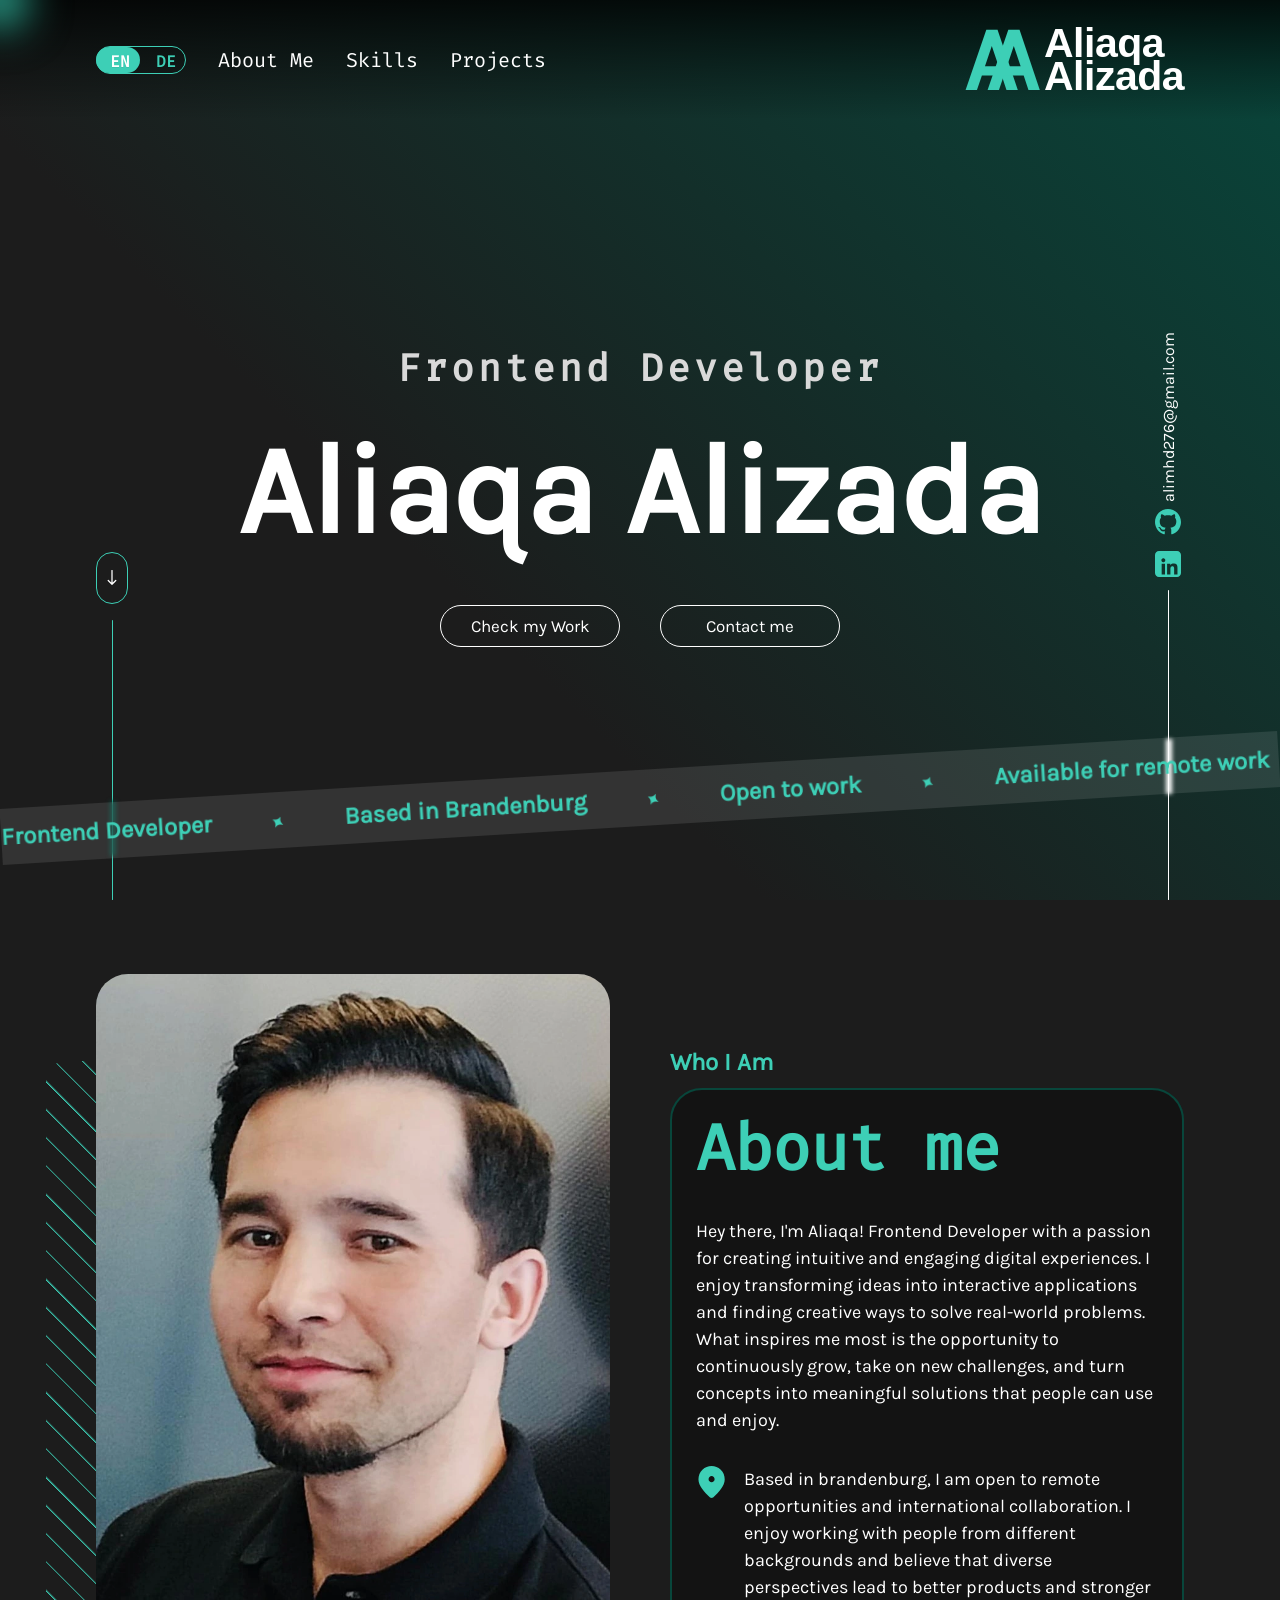
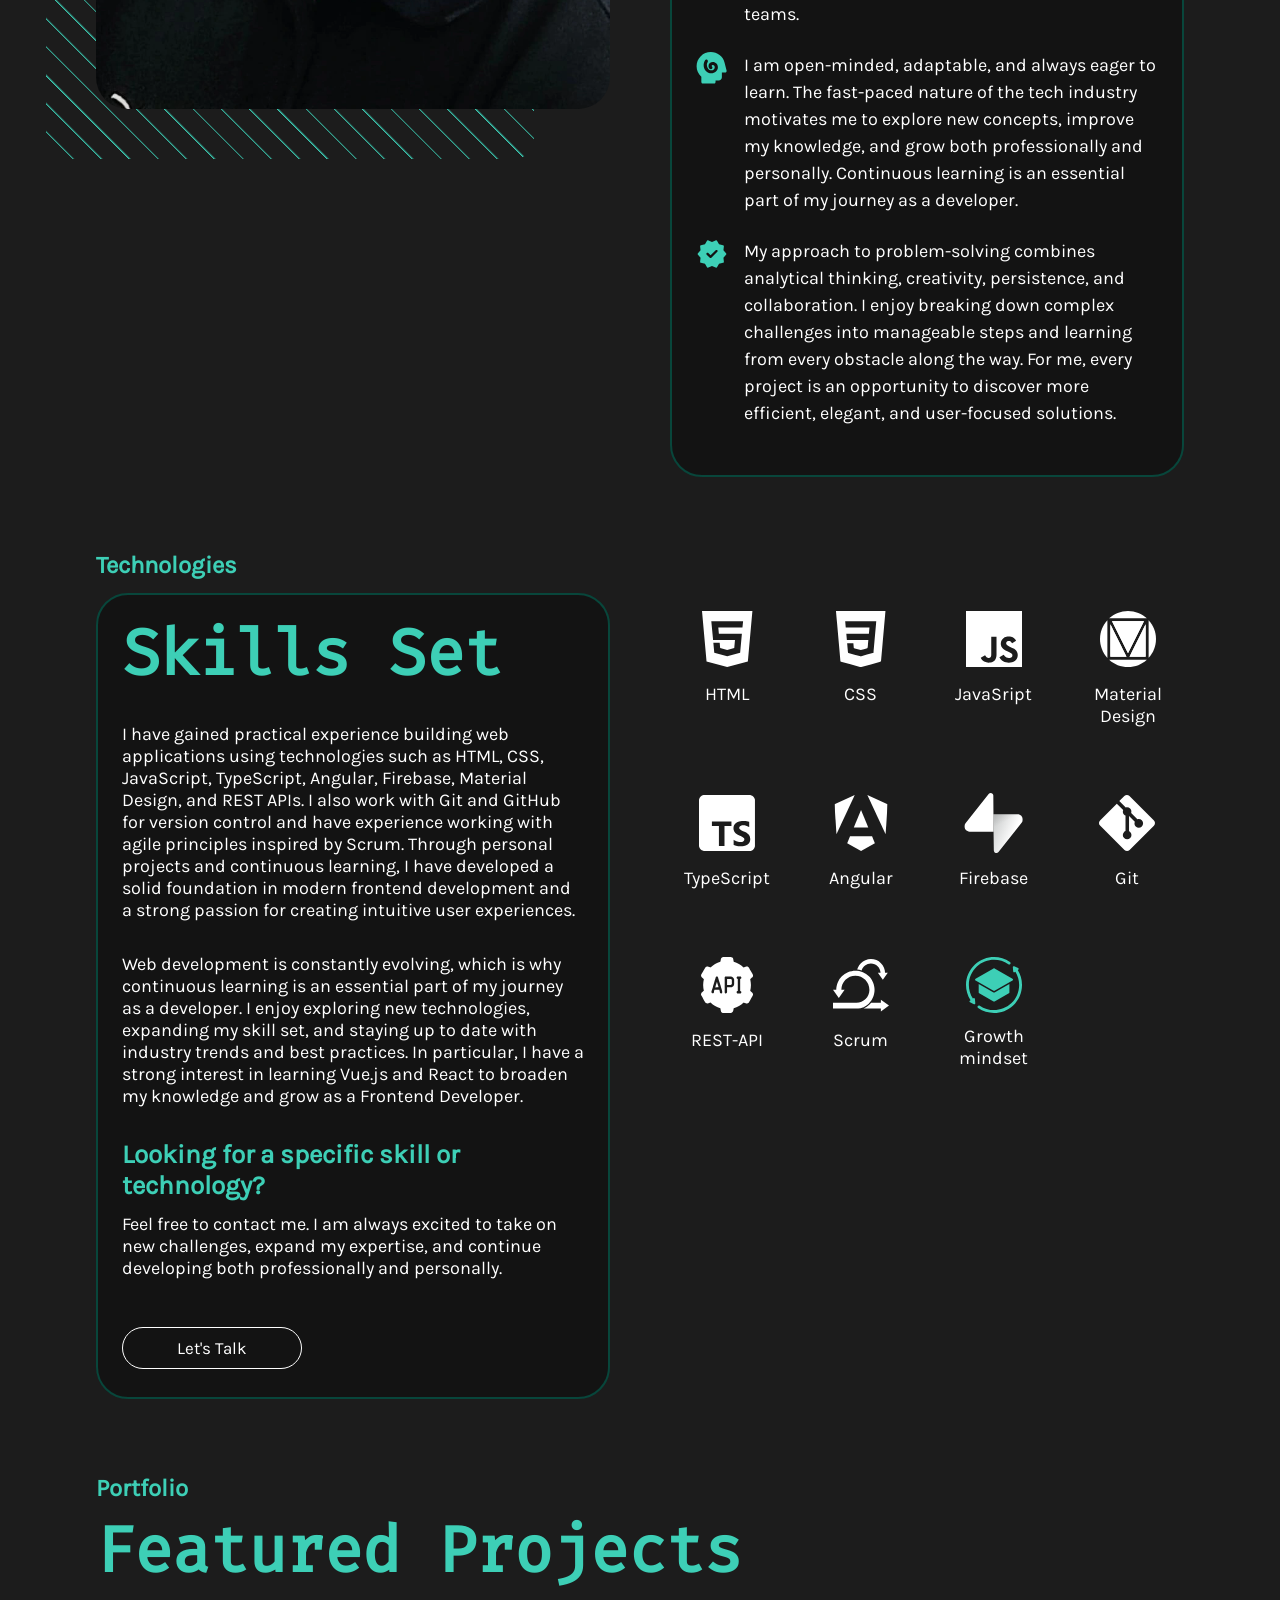
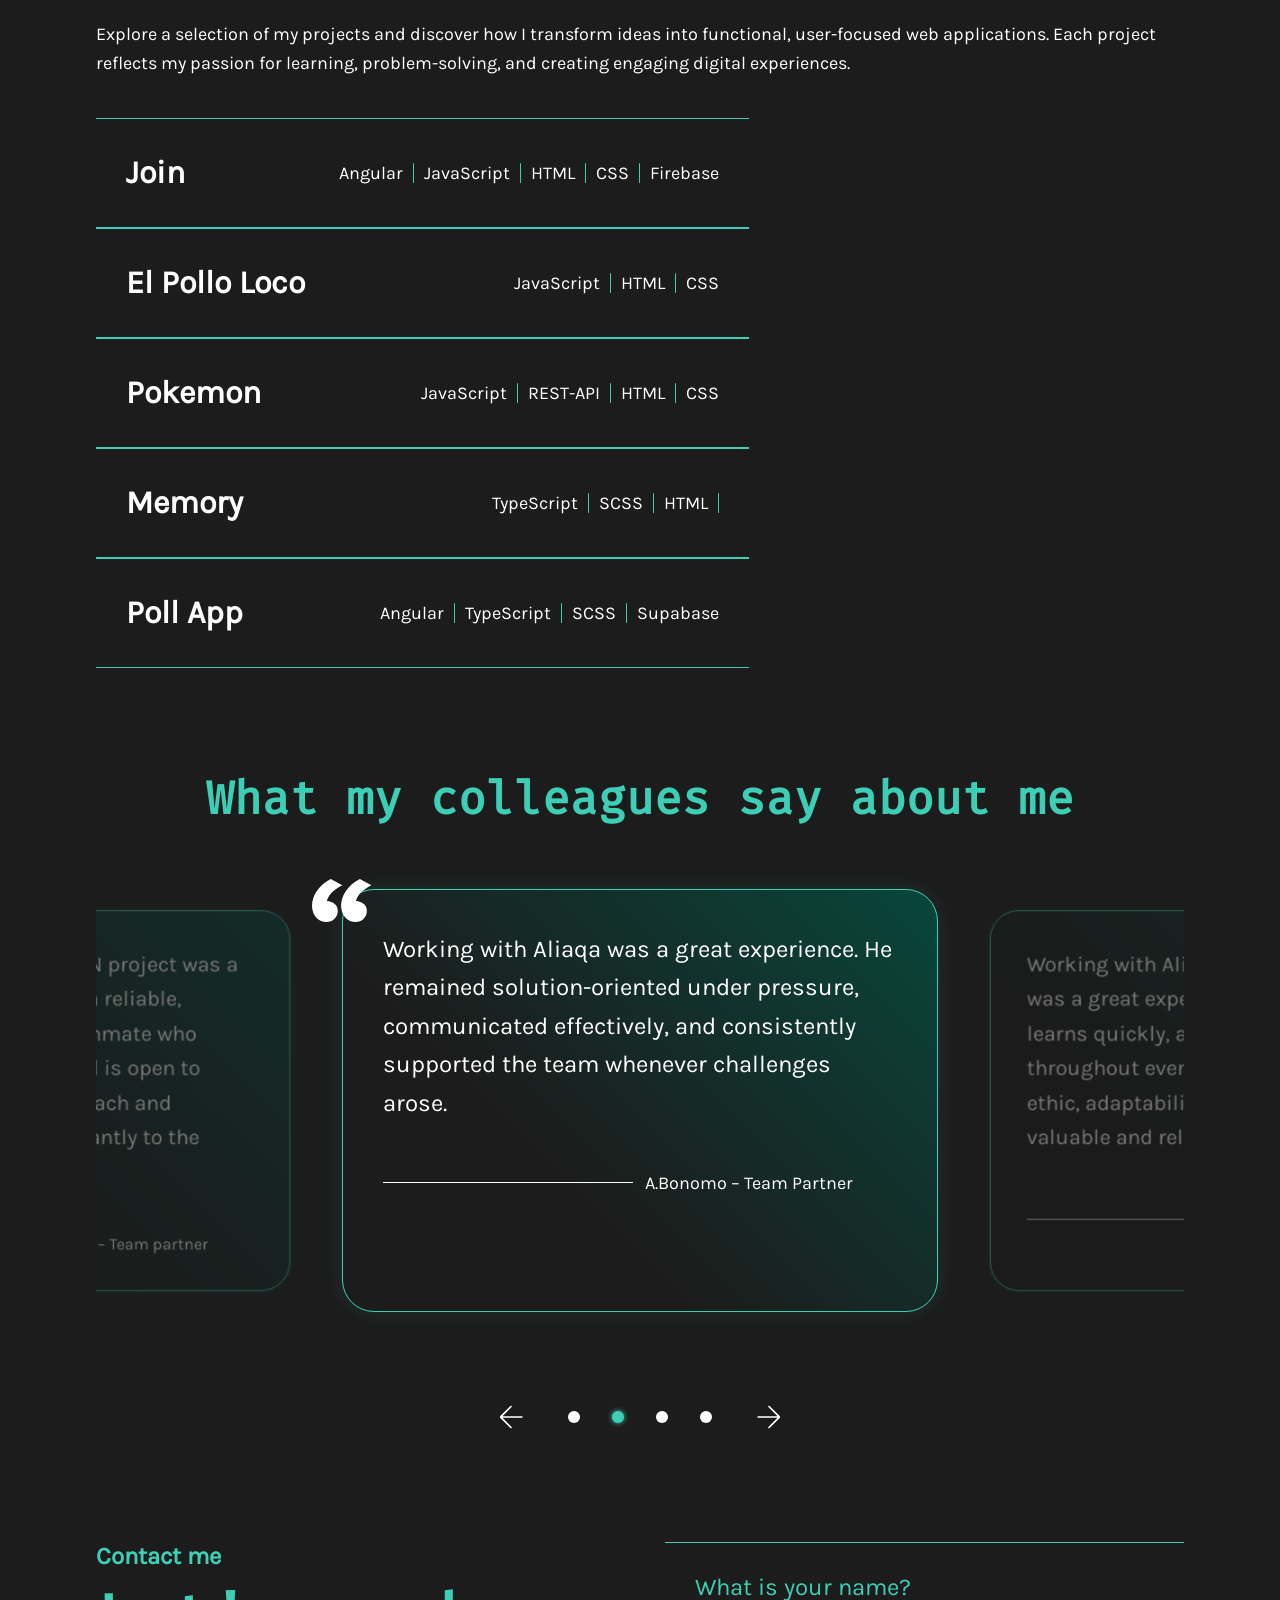
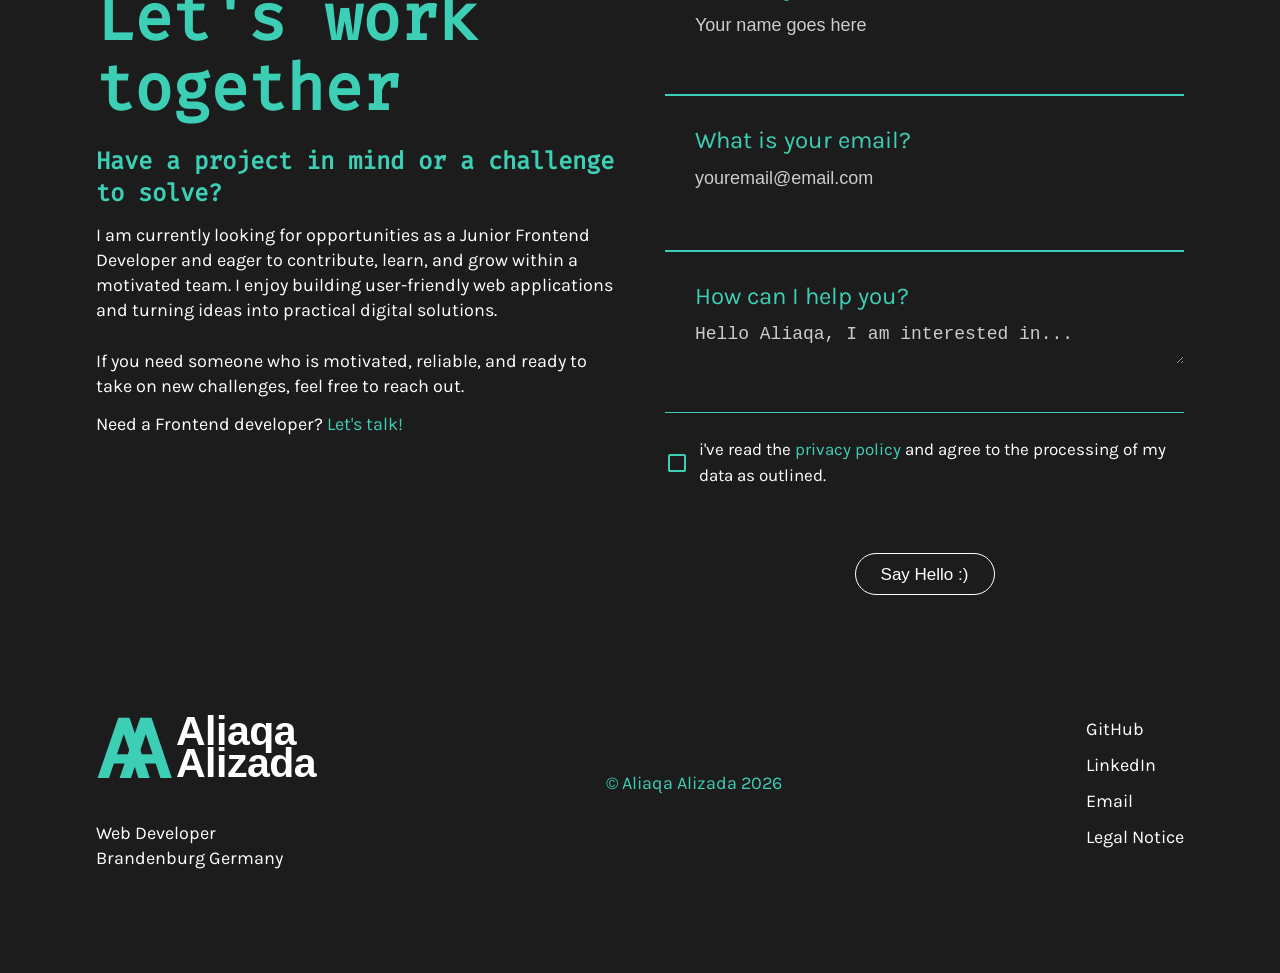
<file: index.html>
<!DOCTYPE html>
<html lang="en" id="html-root">

<head>
    <meta charset="UTF-8">
    <meta name="viewport" content="width=device-width, initial-scale=1.0">
    <title>Aliaqa Alizada | Frontend Developer Portfolio</title>
    <meta name="description"
        content="Portfolio of Aliaqa Alizada, Frontend Developer from Brandenburg Germany. Portfolio with HTML, CSS and JavaScript">
    <meta name="author" content="Aliaqa Alizada">
    <meta name="robots" content="index, follow">
    <meta property="og:title" content="Aliaqa Alizada | Frontend Developer">
    <meta name="description"
        content="Frontend Developer portfolio of Aliaqa Alizada. Projects built with HTML, CSS, JavaScript, TypeScript, Angular and Firebase.">
    <meta property="og:type" content="website">
    <meta property="og:image" content="https://aliaqa-alizada.de/assets/imgs/preview.jpg">
    <link rel="canonical" href="https://aliaqa-alizada.de/">

    <link rel="icon" type="image/svg+xml" href="assets/imgs/icons/favicon-32x32.svg">
    <link rel="stylesheet" href="style.css">
    <link rel="stylesheet" href="styles/header-hero.css">
    <link rel="stylesheet" href="styles/aboutme-technologies.css">
    <link rel="stylesheet" href="styles/cards-burger-footer.css">
    <link rel="stylesheet" href="styles/testimonial-slider.css">
    <link rel="stylesheet" href="styles/contact.css">
    <link rel="stylesheet" href="styles/projects-dialog.css">
    <link rel="stylesheet" href="styles/responsive.css">

    <script src="script/scroll-restore.js"></script>
    <script src="script/i18n.js" defer></script>
    <script src="script/projects-dialog.js" defer></script>
    <script src="script/testimonial-section.js" defer></script>

    <script src="script-core.js" defer></script>
    <script src="script-ui.js" defer></script>

</head>

<body id="main-site">
    <div class="cursor-shadow"></div>

    <header id="header" class="site-header">
        <div class="navbar-bg">
            <div class="container">
                <div id="header-nav" class="header-top">

                    <div class="header-content hidden">
                        <!-- Sprachumschalter -->
                        <div class="switch">
                            <input id="language-toggle" class="check-toggle check-toggle-round-flat" type="checkbox">
                            <label for="language-toggle"></label>
                            <span class="on">EN</span>
                            <span class="off">DE</span>
                        </div>

                        <!-- Navigation -->
                        <nav class="main-nav" aria-label="main-nav">
                            <ul>
                                <li><a href="#aboutme-container" data-i18n="nav.about">About Me</a></li>
                                <li><a href="#technologies-container" data-i18n="nav.skills">Skills</a></li>
                                <li><a href="#project" data-i18n="nav.projects">Projects</a></li>
                            </ul>
                        </nav>
                    </div>

                    <div class="logo-container hidden">
                        <div class="logo-mono">
                            <span class="first">A</span><span class="last">A</span>
                        </div>

                        <div class="logo-text-big logo-text-small">
                            <span class="logo-first">Aliaqa</span>
                            <span class="logo-last">Alizada</span>
                        </div>
                    </div>

                    <button class="burger hidden" aria-label="menu" aria-expanded="false">
                        <span></span>
                        <span></span>
                        <span></span>
                    </button>
                </div>

                <!-- Hero Bereich -->
                <section class="hero-section hidden">

                    <div class="hero-side-left">
                        <a class="scroll-btn" href="#contactForm">
                            <svg class="scroll-icon" width="16" height="24" viewBox="0 0 16 24" fill="none"
                                xmlns="http://www.w3.org/2000/svg">
                                <path d="M8 0L8 22M8 22L2 16M8 22L14 16" stroke="white" stroke-width="2"
                                    stroke-linecap="round" />
                            </svg>
                        </a>
                        <div class="vertical-line"></div>
                    </div>

                    <div class="hero-side-right">
                        <a class="mail-to" href="mailto:alimhd276@gmail.com">alimhd276@gmail.com</a>
                        <a class="mail-to-icon" href="mailto:alimhd276@gmail.com">
                            <img src="assets/imgs/icons/mail.svg" alt="mail-to-icon">
                        </a>
                        <a class="contact-icon" href="https://github.com/Ali-Alizada" target="_blank" rel="noopener">
                            <img src="assets/imgs/icons/Github.svg" alt="Github">
                        </a>
                        <a class="contact-icon" href="https://www.linkedin.com/feed/" target="_blank" rel="noopener">
                            <img src="assets/imgs/icons/Linkedin.svg" alt="Linkedin">
                        </a>
                        <div class="vertical-line-right"></div>
                    </div>

                    <div class="hero-content">
                        <p class="hero-subtitle" data-i18n="hero.subtitle">
                            Frontend Developer
                        </p>

                        <h1>Aliaqa Alizada</h1>

                        <div class="hero-buttons">

                            <a href="#project" class="marquee-btn">
                                <div class="marquee-track">
                                    <span data-i18n="hero.btnWork">Check my Work</span>
                                    <span data-i18n="hero.btnWork">Check my Work</span>
                                </div>
                            </a>

                            <a href="#contactForm" class="marquee-contact">
                                <div class="marquee-track">
                                    <span data-i18n="hero.btnContact">Contact me</span>
                                    <span data-i18n="hero.btnContact">Contact me</span>
                                </div>
                            </a>
                        </div>
                    </div>

                </section>

                <div class="diagonal-banner">

                    <div class="banner-track">
                        <span data-i18n="banner.role">Frontend Developer</span>
                        <span class="star">✦</span>
                        <span data-i18n="banner.location">Based in Brandenburg</span>
                        <span class="star">✦</span>
                        <span data-i18n="banner.open">Open to work</span>
                        <span class="star">✦</span>
                        <span data-i18n="banner.remote">Available for remote work</span>
                        <span class="star">✦</span>
                        <span data-i18n="banner.role">Frontend Developer</span>
                        <span class="star">✦</span>
                        <span data-i18n="banner.location">Based in Brandenburg</span>
                        <span class="star">✦</span>
                        <span data-i18n="banner.open">Open to work</span>
                        <span class="star">✦</span>
                        <span data-i18n="banner.remote">Available for remote work</span>
                        <span class="star">✦</span>
                        <span data-i18n="banner.role">Frontend Developer</span>
                        <span class="star">✦</span>
                        <span data-i18n="banner.location">Based in Brandenburg</span>
                        <span class="star">✦</span>
                        <span data-i18n="banner.open">Open to work</span>
                        <span class="star">✦</span>
                        <span data-i18n="banner.remote">Available for remote work</span>
                        <span class="star">✦</span>
                        <span data-i18n="banner.role">Frontend Developer</span>
                        <span class="star">✦</span>
                        <span data-i18n="banner.location">Based in Brandenburg</span>
                        <span class="star">✦</span>
                        <span data-i18n="banner.open">Open to work</span>
                        <span class="star">✦</span>
                        <span data-i18n="banner.remote">Available for remote work</span>
                        <span class="star">✦</span>
                    </div>
                </div>

            </div>

        </div>

    </header>

    <main>
        <div id="aboutme-container"></div>

        <div id="technologies-container"></div>

        <section id="project" class="featured-projects hidden">
            <span class="section-title" data-i18n="projects.label">Portfolio</span>
            <div class="text-contianer">
                <h2 class="title" data-i18n="projects.heading">Featured Projects</h2>
                <p class="tech-description" data-i18n="projects.description">Explore a selection of my projects and
                    discover how I transform ideas into functional, user-focused web applications. <br>Each project
                    reflects my passion for learning, problem-solving, and creating engaging digital experiences.</p>
            </div>

            <div class="projects-container">

                 <!-- Dilaog-1 -->

                <div class="project-card" onclick="openDialog('joinDialog')">
                    <div class="project-content hidden">
                        <div class="project-title">
                            <p>Join</p>
                            <span class="arrow-icon">
                                <img src="assets/imgs/icons/arrow_outward.svg" alt="arrow-icon">
                            </span>
                        </div>

                        <div class="contect-left">
                            <p>Angular</p>
                            <div class="project-vertical-line"></div>
                            <p>JavaScript</p>
                            <div class="project-vertical-line"></div>
                            <p>HTML</p>
                            <div class="project-vertical-line"></div>
                            <p>CSS</p>
                            <div class="project-vertical-line"></div>
                            <p>Firebase</p>
                        </div>
                    </div>

                    <!-- Hover Image -->
                    <div class="join-project-preview">
                        <img src="assets/imgs/Join02.png.webp" alt="Join-Project">
                    </div>

                </div>

                 <!-- Dilaog-2 -->
                <div class="project-card" onclick="openDialog('elPolloLocoDialog')">

                    <div class="project-content hidden">

                        <div class="project-title">
                            <p>El Pollo Loco</p>
                            <span class="arrow-icon">
                                <img src="assets/imgs/icons/arrow_outward.svg" alt="arrow-icon">
                            </span>
                        </div>

                        <div class="contect-left">
                            <p>JavaScript</p>
                            <div class="project-vertical-line"></div>
                            <p>HTML</p>
                            <div class="project-vertical-line"></div>
                            <p>CSS</p>
                        </div>

                    </div>

                    <!-- Hover Image -->
                    <div class="el-project-preview">
                        <img src="assets/imgs/el-pollo-loco.webp" alt="Join Project">
                    </div>

                </div>

                <!-- Dilaog-3 -->
                <div class="project-card" onclick="openDialog('bubbleDialog')">
                    <div class="project-content hidden">

                        <div class="project-title">
                            <p>Pokemon</p>
                            <span class="arrow-icon">
                                <img src="assets/imgs/icons/arrow_outward.svg" alt="arrow-icon">
                            </span>
                        </div>

                        <div class="contect-left">
                            <p>JavaScript</p>
                            <div class="project-vertical-line"></div>
                            <p>REST-API</p>
                           <div class="project-vertical-line"></div>
                            <p>HTML</p>
                            <div class="project-vertical-line"></div>
                            <p>CSS</p>
                        </div>

                    </div>

                    <!-- Hover Image -->
                    <div class="bubble-project-preview">
                        <img src="assets/imgs/Pokemon-start.webp" alt="Pokemon project">
                    </div>

                </div>

                 <!-- Dilaog-4 -->
                <div class="project-card" onclick="openDialog('memoryDialog')">
                    <div class="project-content hidden">

                        <div class="project-title">
                            <p>Memory</p>
                            <span class="arrow-icon">
                                <img src="assets/imgs/icons/arrow_outward.svg" alt="arrow-icon">
                            </span>
                        </div>

                        <div class="contect-left">
                            <p>TypeScript</p>
                            <div class="project-vertical-line"></div>
                            <p>SCSS</p>
                           <div class="project-vertical-line"></div>
                            <p>HTML</p>
                            <div class="project-vertical-line"></div>
                        </div>

                    </div>

                    <!-- Hover Image -->
                    <div class="bubble-project-preview">
                        <img src="assets/imgs/Memory1.png" alt="Memory project">
                    </div>

                </div>

                 <!-- Dilaog-5 -->
                <div class="project-card" onclick="openDialog('pollappDialog')">
                    <div class="project-content hidden">

                        <div class="project-title">
                            <p>Poll App</p>
                            <span class="arrow-icon">
                                <img src="assets/imgs/icons/arrow_outward.svg" alt="arrow-icon">
                            </span>
                        </div>

                        <div class="contect-left">
                            <p>Angular</p>
                            <div class="project-vertical-line"></div>
                            <p>TypeScript</p>
                           <div class="project-vertical-line"></div>
                            <p>SCSS</p>
                            <div class="project-vertical-line"></div>
                            <p>Supabase</p>
                        </div>

                    </div>

                    <!-- Hover Image -->
                    <div class="bubble-project-preview">
                        <img src="assets/imgs/pollApp.png" alt="PollApp project">
                    </div>

                </div>

            </div>

        </section>
        <!-- Testimonial Slider  -->
        <div id="testimonial-container"></div>

        <!-- Section: Contact -->
        <section id="contactForm" class="contactme">
            <div class="contact-wrapper hidden">

                <div class="text-container">
                    <span class="section-title" data-i18n="contact.label">Contact me</span>

                    <div class="contact-header">
                        <h2 data-i18n="contact.heading">Let's work <br> together</h2>
                    </div>

                    <div>
                        <p class="title" data-i18n="contact.problem">Have a project in mind or a challenge to solve?</p>
                        <p class="contact-motivation" data-i18n="contact.motivation">I am currently looking for
                            opportunities as a Junior Frontend Developer and eager to contribute, learn, and grow within
                            a motivated team. I enjoy building user-friendly web applications and turning ideas into
                            practical digital solutions.<br><br>

                            If you need someone who is motivated, reliable, and ready to take on new challenges, feel
                            free to reach out.</p>

                        <p class="question-text"><span data-i18n="contact.question">Need a Frontend
                                developer?</span><span data-i18n="contact.questionSpan" class="talk">Let's talk!</span>
                        </p>
                    </div>

                </div>

                <div class="contact-form">
                    <form class="form-content" novalidate>

                        <div class="name">
                            <label for="username" data-i18n="form.nameLabel">What is your name?</label>
                            <input type="text" id="username" name="name" placeholder="Your name goes here"
                                data-i18n-placeholder="form.namePlaceholder">
                            <div class="error-message" id="error-username"></div>
                        </div>

                        <div class="email">
                            <label for="useremail" data-i18n="form.emailLabel">What is Your email?</label>
                            <input type="text" id="useremail" name="email" placeholder="youremail@email.com"
                                inputmode="email" autocomplete="email" data-i18n-placeholder="form.emailPlaceholder">
                            <div class="error-message" id="error-email"></div>
                        </div>

                        <div class="textarea">
                            <label for="usertextarea" data-i18n="form.messageLabel">How can i help you?</label>
                            <textarea id="usertextarea" name="message" placeholder="Hello Aliaqa, I am interested in..."
                                data-i18n-placeholder="form.messagePlaceholder"></textarea>
                            <div class="error-message" id="error-textarea"></div>
                        </div>

                        <div class="privacy-policy">
                            <div>
                                <img id="checkbox" src="assets/imgs/icons/checkbox-unchecked.svg" alt="checkbox-icon">
                                <p><span data-i18n="form.privacy">i've read the </span><a
                                        href="html/privacy-policy.html" data-i18n="form.privacyLink">privacy
                                        policy</a><span data-i18n="form.privacySuffix"> and agree to the processing of
                                        my data as outlined.</span></p>
                            </div>

                            <div class="error-message" id="error-policy"></div>

                        </div>
                        <div class="button hidden">
                            <button type="submit" class="marquee-submit">
                                <div class="marquee-track">
                                    <span data-i18n="form.submit">Say Hello :)</span>
                                    <span data-i18n="form.submit">Say Hello :)</span>
                                </div>
                            </button>
                        </div>

                    </form>

                </div>
            </div>
            <div id="successOverlay" class="overlay">
                <div class="overlay-content">
                    <p data-i18n="form.successMsg">Message sent successfully!</p>
                </div>
            </div>

        </section>

    </main>

    <footer>

        <div class="footer-wrapper">
            <div class="footer-content">
                <div class="logo-and-bannertext">

                    <a class="footer-logo-container" href="#header">
                        <div class="logo-container">
                            <div class="logo-mono">
                                <span class="first">A</span><span class="last">A</span>
                            </div>

                            <div class="logo-text-big">
                                <span class="logo-first">Aliaqa</span>
                                <span class="logo-last">Alizada</span>
                            </div>
                        </div>
                    </a>
                    <p class="banner" data-i18n="footer.banner">Web Developer<br>Brandenburg Germany</p>
                </div>
                <p class="cpoy-right">&copy; Aliaqa Alizada 2026</p>
                <div class="links">
                    <a href="https://github.com/Ali-Alizada" target="_blank" rel="noopener">GitHub</a>
                    <a href="https://www.linkedin.com/feed/" target="_blank" rel="nofollow">LinkedIn</a>
                    <a href="mailto:alimhd276@gmail.com">Email</a>
                    <a href="html/legal-notice.html" data-i18n="legal.title">Legal Notice</a>
                </div>
            </div>
        </div>

    </footer>
    <!-- Dialog Container -->
    <div id="dialogs"></div>
</body>
</html>
</file>
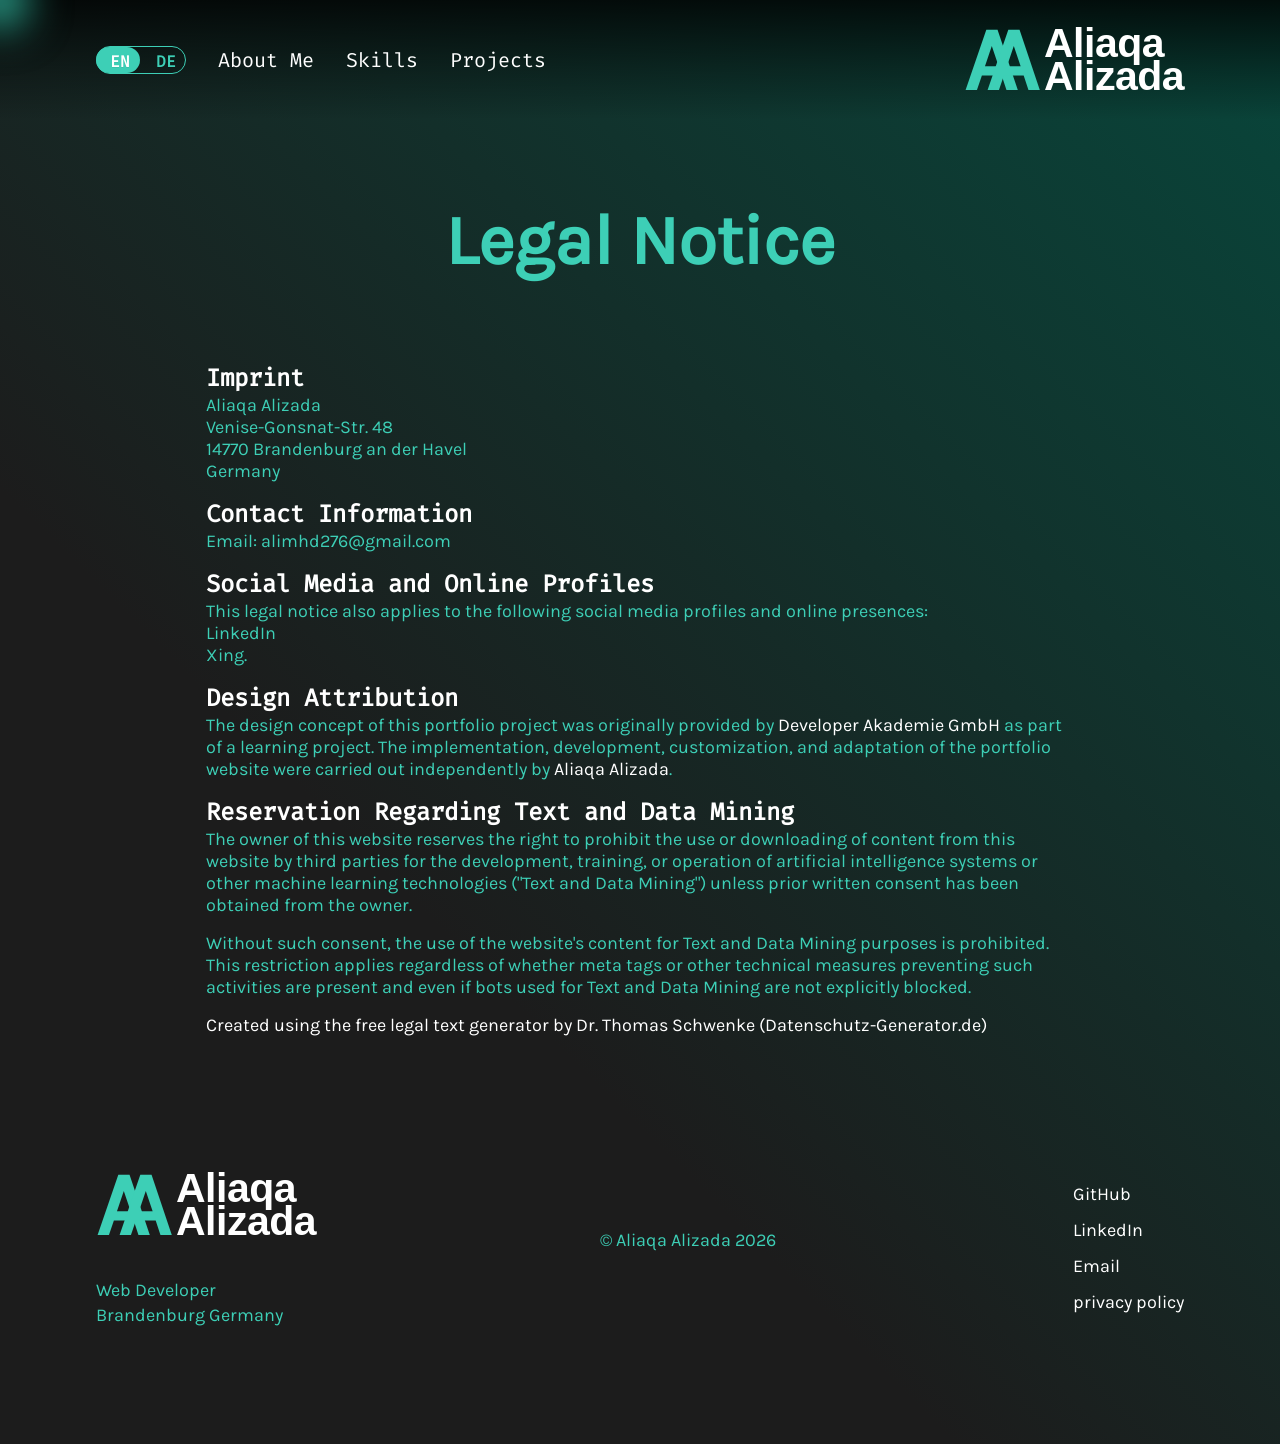
<file: html/legal-notice.html>
<!DOCTYPE html>
<html lang="en" id="html-root">

<head>
    <meta charset="UTF-8">
    <meta name="viewport" content="width=device-width, initial-scale=1.0">
    <title>Legal Notice | Aliaqa Alizada</title>
    <meta name="description" content="Legal Notice">
    <meta name="robots" content="noindex, follow">
    <link rel="icon" type="image/svg+xml" href="../assets/imgs/icons/favicon-32x32.svg">
    <link rel="stylesheet" href="../style.css">
    <link rel="stylesheet" href="../styles/header-hero.css">
    <link rel="stylesheet" href="../styles/aboutme-technologies.css">
    <link rel="stylesheet" href="../styles/cards-burger-footer.css">
    <link rel="stylesheet" href="../styles/testimonial-slider.css">
    <link rel="stylesheet" href="../styles/contact.css">
    <link rel="stylesheet" href="../styles/projects-dialog.css">
    <link rel="stylesheet" href="../styles/responsive.css">
    <link rel="stylesheet" href="../styles/legal-notice.css">
    <script src="../script/i18n.js" defer></script>
    <script src="../script-core.js" defer></script>
    <script src="../script-ui.js" defer></script>
</head>

<body>
    <div class="cursor-shadow"></div>

    <div class="page-wrapper">
        <header id="header" class="site-header-legal">
            <div class="navbar-bg">
                <div class="container">
                    <div class="header-top">

                        <div class="header-content hidden">
                            <!-- Sprachumschalter -->
                            <div class="switch">
                                <input id="language-toggle" class="check-toggle check-toggle-round-flat"
                                    type="checkbox">
                                <label for="language-toggle"></label>
                                <span class="on">EN</span>
                                <span class="off">DE</span>
                            </div>

                            <!-- Navigation -->
                            <nav class="main-nav" aria-label="main-nav">
                                <ul>
                                    <li><a href="../index.html#aboutme-container" data-i18n="nav.about">About Me</a>
                                    </li>
                                    <li><a href="../index.html#technologies-container" data-i18n="nav.skills">Skills</a>
                                    </li>
                                    <li><a href="../index.html#project" data-i18n="nav.projects">Projects</a></li>
                                </ul>
                            </nav>
                        </div>

                        <a class="logo-container-legal" href="../#header-nav">
                            <div class="logo-container hidden">
                                <div class="logo-mono">
                                    <span class="first">A</span><span class="last">A</span>
                                </div>

                                <div class="logo-text-big logo-text-small">
                                    <span class="logo-first">Aliaqa</span>
                                    <span class="logo-last">Alizada</span>
                                </div>
                            </div>
                        </a>

                        <button class="burger hidden" aria-label="menu" aria-expanded="false">
                            <span></span>
                            <span></span>
                            <span></span>
                        </button>
                    </div>
                </div>
            </div>
        </header>
        <!-- hero section -->

        <main class="main-container hidden">

            <section>
                <div class="hero-title hidden">
                    <h1 data-i18n="legal.title">Legal Notice</h1>
                </div>
                <a class="arrow-left hidden" href="../index.html"><img class="hidden"
                        src="../assets/imgs/icons/arrow-Left-white.svg" alt="left-icon">
                </a>

                <h2 data-i18n="legal.imprint">Imprint</h2>
                <p>
                    Aliaqa Alizada<br>
                    Venise-Gonsnat-Str. 48<br>
                    14770 Brandenburg an der Havel<br>
                    Germany
                </p>

                <h2 data-i18n="legal.contactInfo">Contact Information</h2>
                <p>Email:
                    <a class="mail" href="mailto:alimhd276@gmail.com">alimhd276@gmail.com</a> <br>
                </p>

                <h2 data-i18n="legal.socialMedia">Social Media and Online Profiles</h2>
                <p data-i18n="legal.socialMediaDesc">This legal notice also applies to the following social media
                    profiles
                    and online presences: <br> LinkedIn
                    <br>Xing uzw.</p>

                <h2 data-i18n="legal.designAttr">Design Attribution</h2>
                <p data-i18n="legal.designAttrDesc">
                    The design concept of this portfolio project was originally provided by <a
                        href="https://developerakademie.com/" target="_blank" rel="noopener">Developer Akademie GmbH</a>
                    as
                    part
                    of a learning project.
                    The implementation, development, customization, and adaptation of the portfolio website were carried
                    out
                    independently by <span>Aliaqa Alizada</span>.
                </p>

                <h2 data-i18n="legal.mining">Reservation Regarding Text and Data Mining</h2>
                <p data-i18n="legal.miningDesc1">
                    The owner of this website reserves the right to prohibit the use or downloading of content from this
                    website by third parties for the development, training, or operation of artificial intelligence
                    systems
                    or other machine learning technologies ("Text and Data Mining") unless prior written consent has
                    been
                    obtained from the owner.
                </p>

                <p data-i18n="legal.miningDesc2">
                    Without such consent, the use of the website's content for Text and Data Mining purposes is
                    prohibited.
                    This restriction applies regardless of whether meta tags or other technical measures preventing such
                    activities are present and even if bots used for Text and Data Mining are not explicitly blocked.
                </p>

                <p class="seal">
                    <a href="https://datenschutz-generator.de/" target="_blank" rel="noopener noreferrer nofollow"
                        data-i18n="legal.generator">
                        Created using the free legal text generator by Dr. Thomas Schwenke (Datenschutz-Generator.de)
                    </a>
                </p>

            </section>

        </main>
        <footer>

            <div class="footer-wrapper">
                <div class="footer-content">
                    <div class="logo-and-bannertext">
                        <a class="footer-logo-container" href="#header">
                            <div class="logo-container">
                                <div class="logo-mono">
                                    <span class="first">A</span><span class="last">A</span>
                                </div>

                                <div class="logo-text-big">
                                    <span class="logo-first">Aliaqa</span>
                                    <span class="logo-last">Alizada</span>
                                </div>
                            </div>
                        </a>
                        <p class="banner" data-i18n="footer.banner">Web Developer<br>Brandenburg Germany</p>
                    </div>

                    <p class="cpoy-right">&copy; Aliaqa Alizada 2026</p>

                    <div class="links">
                        <a href="https://github.com/Ali-Alizada" target="_blank" rel="noopener">GitHub</a>
                        <a href="">LinkedIn</a>
                        <a href="mailto:alimhd276@gmail.com">Email</a>
                        <a href="privacy-policy.html" data-i18n="form.privacyLink">Privacy Policy</a>
                    </div>
                </div>
            </div>

        </footer>

    </div>
</body>

</html>
</file>
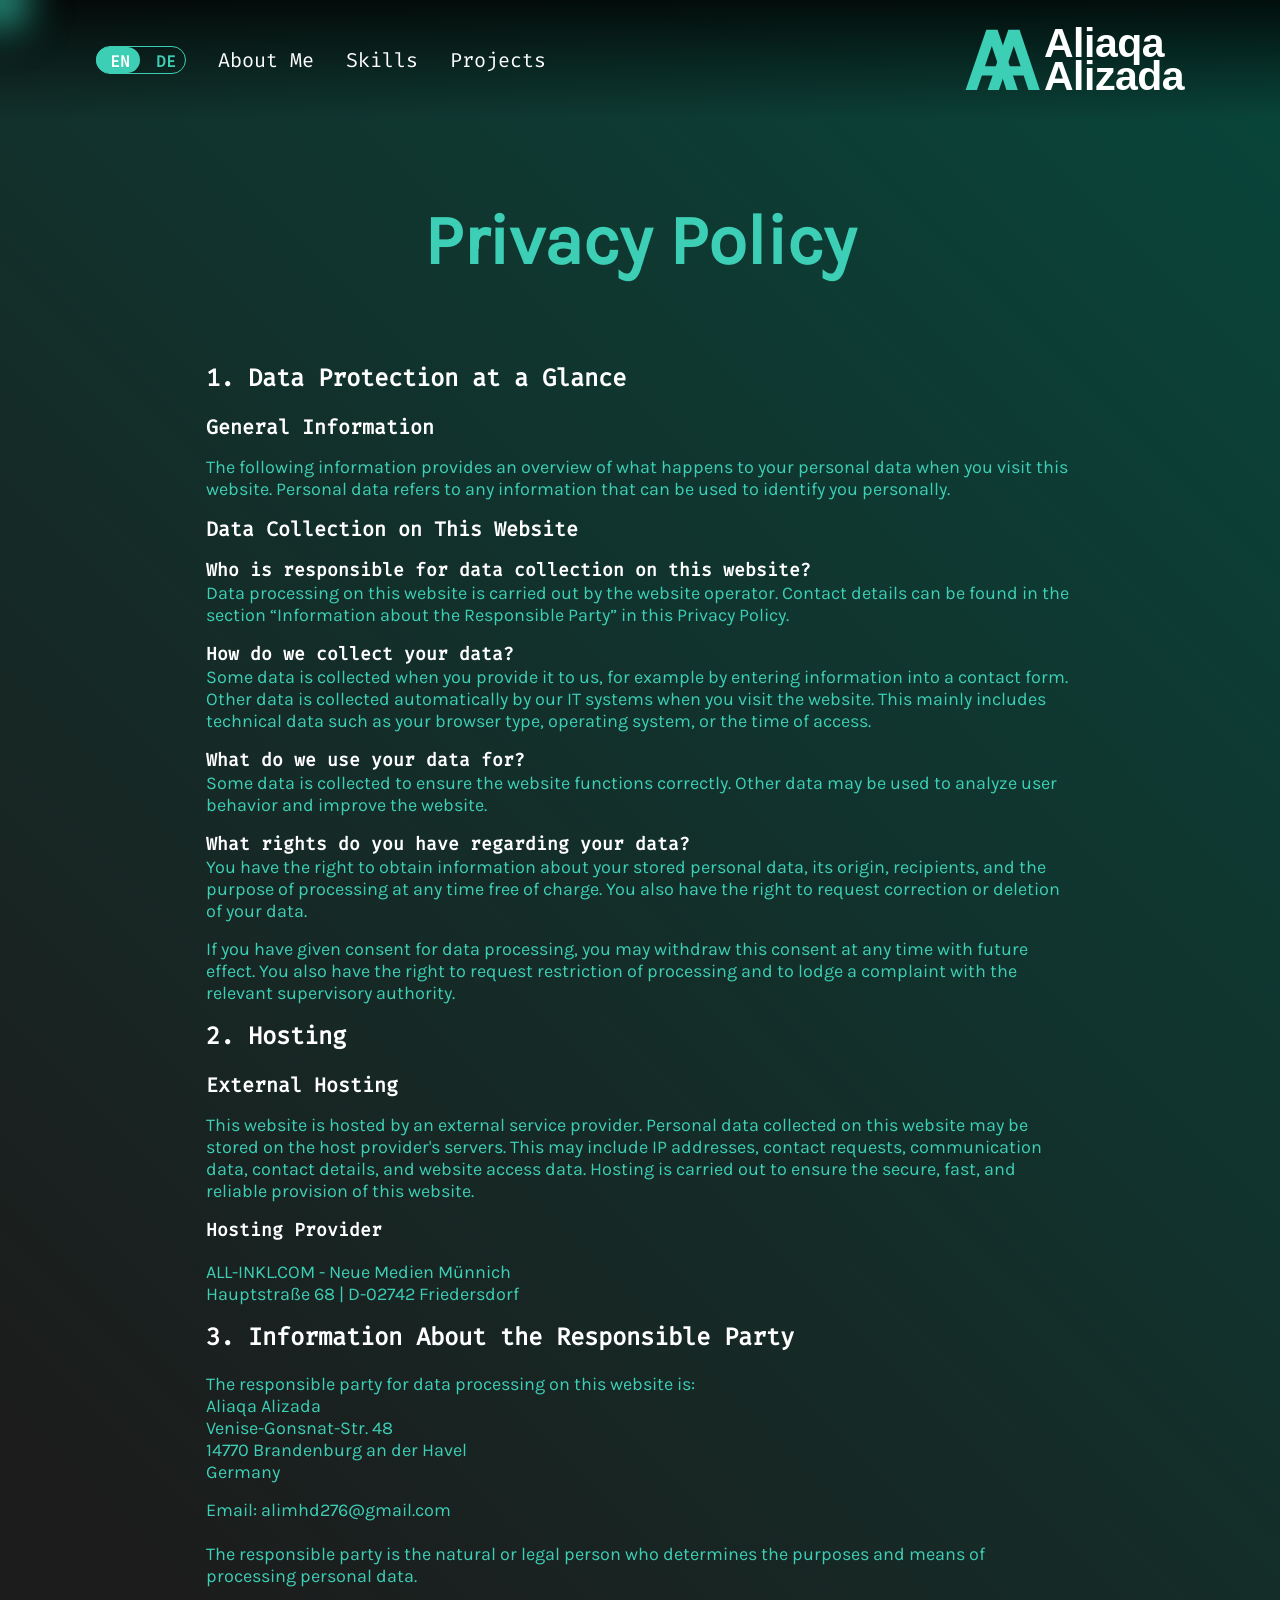
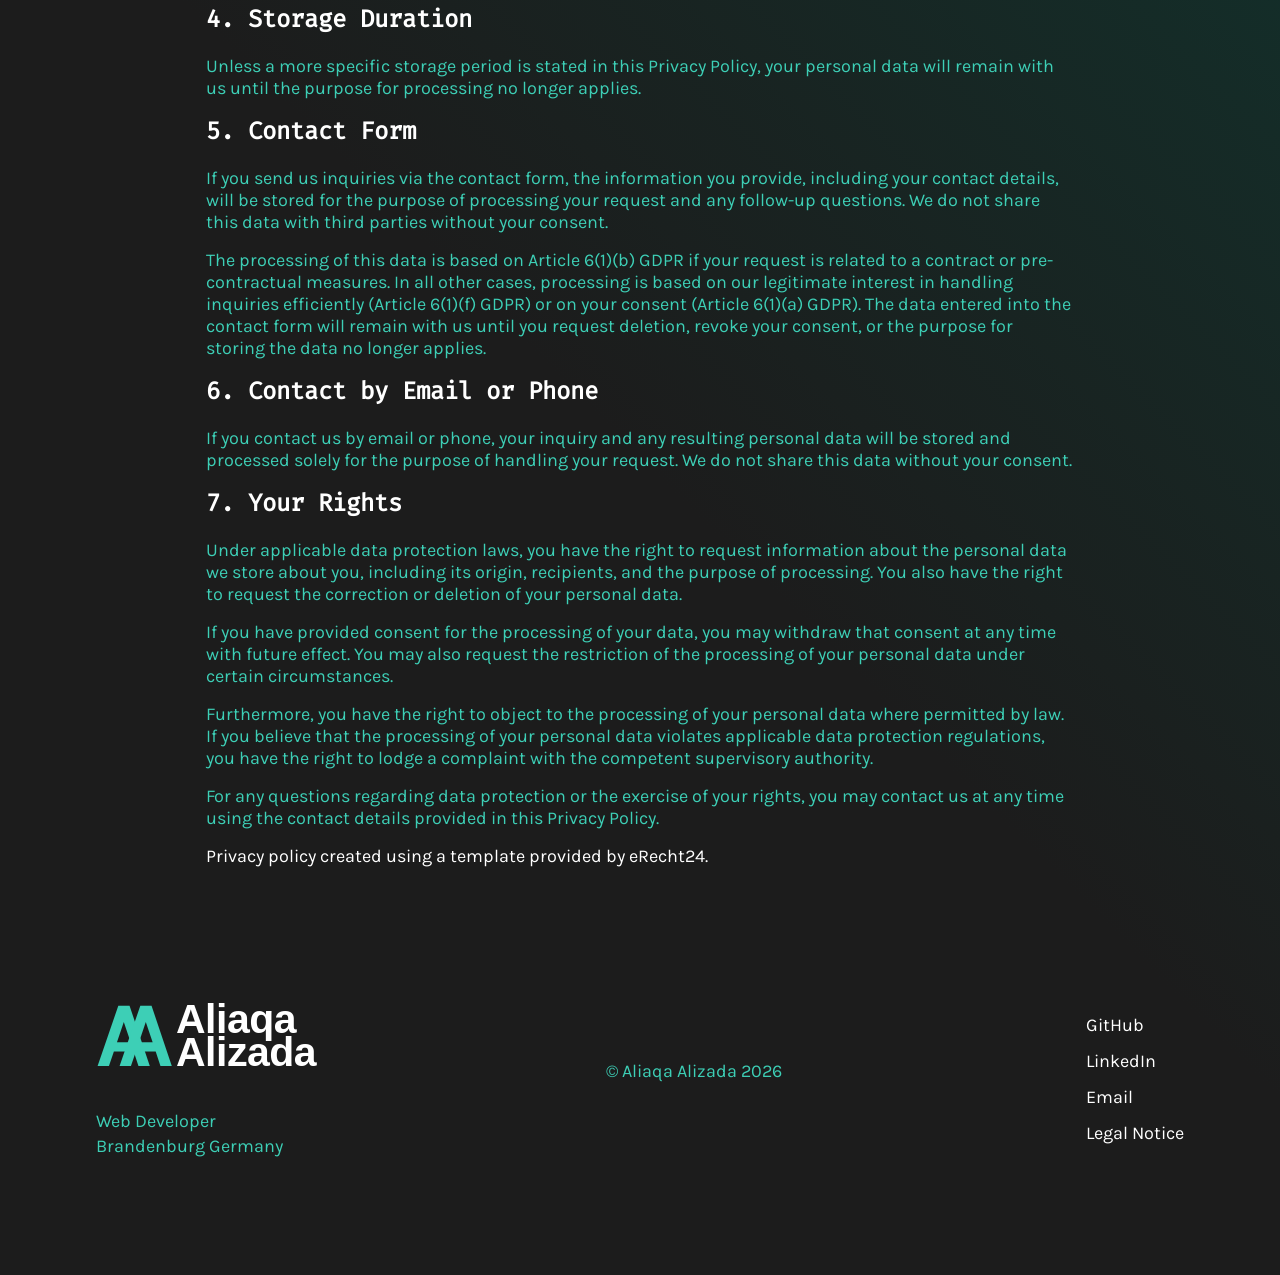
<file: html/privacy-policy.html>
<!DOCTYPE html>
<html lang="en" id="html-root">

<head>
    <meta charset="UTF-8">
    <meta name="viewport" content="width=device-width, initial-scale=1.0">
    <title>Privacy Policy | Aliaqa Alizada</title>
    <meta name="description" content="Privacy Policy">
    <meta name="robots" content="noindex, follow">
    <link rel="icon" type="image/svg+xml" href="../assets/imgs/icons/favicon-32x32.svg">

    <link rel="stylesheet" href="../style.css">
    <link rel="stylesheet" href="../styles/header-hero.css">
    <link rel="stylesheet" href="../styles/aboutme-technologies.css">
    <link rel="stylesheet" href="../styles/cards-burger-footer.css">
    <link rel="stylesheet" href="../styles/testimonial-slider.css">
    <link rel="stylesheet" href="../styles/contact.css">
    <link rel="stylesheet" href="../styles/projects-dialog.css">
    <link rel="stylesheet" href="../styles/responsive.css">
    <link rel="stylesheet" href="../styles/privacy-policy.css">
    <script src="../script/i18n.js" defer></script>
    <script src="../script-core.js" defer></script>
    <script src="../script-ui.js" defer></script>
</head>

<body>
    <div class="cursor-shadow"></div>

    <div class="page-wrapper">
        <header id="header" class="site-header-policy">
            <div class="navbar-bg">
                <div class="container">
                    <div class="header-top">

                        <div class="header-content hidden">
                            <!-- Sprachumschalter -->
                            <div class="switch">
                                <input id="language-toggle" class="check-toggle check-toggle-round-flat"
                                    type="checkbox">
                                <label for="language-toggle"></label>
                                <span class="on">EN</span>
                                <span class="off">DE</span>
                            </div>

                            <!-- Navigation -->
                            <nav class="main-nav" aria-label="main-nav">
                                <ul>
                                    <li><a href="../index.html#aboutme-container" data-i18n="nav.about">About Me</a>
                                    </li>
                                    <li><a href="../index.html#technologies-container" data-i18n="nav.skills">Skills</a>
                                    </li>
                                    <li><a href="../index.html#project" data-i18n="nav.projects">Projects</a></li>
                                </ul>
                            </nav>
                        </div>

                        <a class="logo-container-privacy" href="../#header-nav">
                            <div class="logo-container hidden">
                                <div class="logo-mono">
                                    <span class="first">A</span><span class="last">A</span>
                                </div>

                                <div class="logo-text-big logo-text-small">
                                    <span class="logo-first">Aliaqa</span>
                                    <span class="logo-last">Alizada</span>
                                </div>
                            </div>
                        </a>

                        <button class="burger hidden" aria-label="menu" aria-expanded="false">
                            <span></span>
                            <span></span>
                            <span></span>
                        </button>
                    </div>
                </div>
            </div>
        </header>
        <!-- hero section -->

        <main class="main-container">

            <div class="hidden">

                <h1 class="hidden" data-i18n="privacy.title">Privacy Policy</h1>

                <a class="arrow-left" href="../index.html"><img class="hidden"
                        src="../assets/imgs/icons/arrow-Left-white.svg" alt="left-icon"></a>

                <h2 data-i18n="privacy.section1.title">1. Data Protection at a Glance</h2>

                <h3 data-i18n="privacy.section1.h3">General Information</h3>
                <p data-i18n="privacy.section1.p1">
                    The following information provides an overview of what happens to your personal data when you visit
                    this
                    website. Personal data refers to any information that can be used to identify you personally.
                </p>

                <h3 data-i18n="privacy.section1.h3_2">Data Collection on This Website</h3>

                <h4 data-i18n="privacy.section1.h4_1">Who is responsible for data collection on this website?</h4>
                <p data-i18n="privacy.section1.p2">
                    Data processing on this website is carried out by the website operator. Contact details can be found
                    in the
                    section “Information about the Responsible Party” in this Privacy Policy.
                </p>

                <h4 data-i18n="privacy.section1.h4_2">How do we collect your data?</h4>
                <p data-i18n="privacy.section1.p3">
                    Some data is collected when you provide it to us, for example by entering information into a contact
                    form.
                    Other data is collected automatically by our IT systems when you visit the website. This mainly
                    includes
                    technical data such as your browser type, operating system, or the time of access.
                </p>

                <h4 data-i18n="privacy.section1.h4_3">What do we use your data for?</h4>
                <p data-i18n="privacy.section1.p4">
                    Some data is collected to ensure the website functions correctly. Other data may be used to analyze
                    user
                    behavior and improve the website.
                </p>

                <h4 data-i18n="privacy.section1.h4_4">What rights do you have regarding your data?</h4>
                <p data-i18n="privacy.section1.p5">
                    You have the right to obtain information about your stored personal data, its origin, recipients,
                    and the
                    purpose of processing at any time free of charge. You also have the right to request correction or
                    deletion
                    of your data.
                </p>

                <p data-i18n="privacy.section1.p6">
                    If you have given consent for data processing, you may withdraw this consent at any time with future
                    effect.
                    You also have the right to request restriction of processing and to lodge a complaint with the
                    relevant
                    supervisory authority.
                </p>

                <h2 data-i18n="privacy.section2.title">2. Hosting</h2>

                <h3 data-i18n="privacy.section2.h3">External Hosting</h3>

                <p data-i18n="privacy.section2.p1">
                    This website is hosted by an external service provider. Personal data collected on this website may
                    be
                    stored on the host provider's servers. This may include IP addresses, contact requests,
                    communication data,
                    contact details, and website access data. Hosting is carried out to ensure the secure, fast, and
                    reliable
                    provision of this website.
                </p>

                <h4 data-i18n="privacy.section2.h4">Hosting Provider</h4> <br>

                <p data-i18n="privacy.section2.p2">
                    <a class="hosting-p-link" href="https://all-inkl.com/">ALL-INKL.COM</a> - Neue Medien Münnich <br>
                    Hauptstraße 68 | D-02742 Friedersdorf
                </p>

                <h2 data-i18n="privacy.section3.title">3. Information About the Responsible Party</h2>

                <p>
                    <span data-i18n="privacy.section3.p1">The responsible party for data processing on this website
                        is:</span>
                    <br>
                    Aliaqa Alizada<br>
                    Venise-Gonsnat-Str. 48<br>
                    14770 Brandenburg an der Havel<br>
                    Germany
                </p>

                <p>
                    <span data-i18n="privacy.section3.p2">Email:</span>
                    <a class="mail" href="mailto:alimhd276@gmail.com">alimhd276@gmail.com</a> <br>
                    <br>
                    <span data-i18n="privacy.section3.p4">The responsible party is the natural or legal person who
                        determines
                        the purposes and means of processing
                        personal data.</span>
                </p>

                <h2 data-i18n="privacy.section4.title">4. Storage Duration</h2>

                <p data-i18n="privacy.section4.p1">
                    Unless a more specific storage period is stated in this Privacy Policy, your personal data will
                    remain with
                    us until the purpose for processing no longer applies.
                </p>

                <h2 data-i18n="privacy.section5.title">5. Contact Form</h2>

                <p data-i18n="privacy.section5.p1">
                    If you send us inquiries via the contact form, the information you provide, including your contact
                    details,
                    will be stored for the purpose of processing your request and any follow-up questions.
                    We do not share this data with third parties without your consent.
                </p>

                <p data-i18n="privacy.section5.p2">
                    The processing of this data is based on Article 6(1)(b) GDPR if your request is related to a
                    contract or
                    pre-contractual measures. In all other cases, processing is based on our legitimate interest in
                    handling
                    inquiries efficiently (Article 6(1)(f) GDPR) or on your consent (Article 6(1)(a) GDPR).
                    The data entered into the contact form will remain with us until you request deletion, revoke your
                    consent,
                    or the purpose for storing the data no longer applies.
                </p>

                <h2 data-i18n="privacy.section6.title">6. Contact by Email or Phone</h2>

                <p data-i18n="privacy.section6.p1">
                    If you contact us by email or phone, your inquiry and any resulting personal data will be stored and
                    processed solely for the purpose of handling your request.
                    We do not share this data without your consent.
                </p>

                <h2 data-i18n="privacy.section7.title">7. Your Rights</h2>

                <p data-i18n="privacy.section7.p1">
                    Under applicable data protection laws, you have the right to request information about the personal
                    data we
                    store about you, including its origin, recipients, and the purpose of processing. You also have the
                    right to
                    request the correction or deletion of your personal data.
                </p>

                <p data-i18n="privacy.section7.p2">
                    If you have provided consent for the processing of your data, you may withdraw that consent at any
                    time with
                    future effect. You may also request the restriction of the processing of your personal data under
                    certain
                    circumstances.
                </p>

                <p data-i18n="privacy.section7.p3">
                    Furthermore, you have the right to object to the processing of your personal data where permitted by
                    law. If
                    you believe that the processing of your personal data violates applicable data protection
                    regulations, you
                    have the right to lodge a complaint with the competent supervisory authority.
                </p>

                <p data-i18n="privacy.section7.p4">
                    For any questions regarding data protection or the exercise of your rights, you may contact us at
                    any time
                    using the contact details provided in this Privacy Policy.
                </p>

                <p class="seal">
                    <a href="https://www.e-recht24.de" target="_blank" rel="noopener noreferrer"
                        data-i18n="privacy.seal">
                        Privacy policy created using a template provided by eRecht24.
                    </a>
                </p>
                </dvi>
        </main>

        <footer>

            <div class="footer-wrapper">
                <div class="footer-content">
                    <div class="logo-and-bannertext">
                        <a class="footer-logo-container" href="#header">
                            <div class="logo-container">
                                <div class="logo-mono">
                                    <span class="first">A</span><span class="last">A</span>
                                </div>

                                <div class="logo-text-big">
                                    <span class="logo-first">Aliaqa</span>
                                    <span class="logo-last">Alizada</span>
                                </div>
                            </div>
                        </a>
                        <p class="banner" data-i18n="footer.banner">Web Developer<br>Brandenburg Germany</p>
                    </div>

                    <p class="cpoy-right">&copy; Aliaqa Alizada 2026</p>

                    <div class="links">
                        <a href="https://github.com/Ali-Alizada" target="_blank" rel="noopener">GitHub</a>
                        <a href="">LinkedIn</a>
                        <a href="mailto:alimhd276@gmail.com">Email</a>
                        <a href="legal-notice.html" data-i18n="legal.title">Legal Notice</a>
                    </div>
                </div>
            </div>

        </footer>

    </div>
</body>

</html>
</file>
<file: style.css>
@font-face {
  font-family: "Karla";
  font-style: normal;
  font-weight: 400;
  src: url("assets/fonts/karla-v33-latin-regular.woff2") format("woff2");
}

@font-face {
  font-family: "Fira Code";
  font-style: normal;
  font-weight: 400;
  src: url("assets/fonts/fira-code-v27-latin-regular.woff2") format("woff2");
}

* {
  margin: 0;
  padding: 0;
  box-sizing: border-box;
}

body {
  width: 100%;
  min-height: 100vh;
  background-color: #1c1c1c;
  font-family: "karla", sans-serif, Verdana;
  overflow-x: hidden;
}

.hidden {
  opacity: 0;
  transform: translateY(80px) scale(0.95);
  transition:
    opacity 0.8s cubic-bezier(0.17, 0.55, 0.55, 1),
    transform 0.8s cubic-bezier(0.17, 0.55, 0.55, 1);
  will-change: opacity, transform;
}

.show {
  opacity: 1;
  transform: translateY(0) scale(1);
}

.cursor-shadow {
  position: fixed;
  width: 60px;
  height: 60px;
  border-radius: 50%;

  pointer-events: none;
  z-index: 9999;

  transform: translate(-50%, -50%);

  background: radial-gradient(
    circle,
    #3dcfb6 0%,
    #3dcfb6 15%,
    #08463b 90%,
    rgba(8, 70, 59, 0) 100%
  );

  filter: blur(20px);

  transition: transform 0.1s ease-out;
}

html.scroll-restore-pending,
body.scroll-restore-pending {
  visibility: hidden !important;
}

#testimonial-container,
#technologies-container,
.projects-container {
  overflow-anchor: none;
}
</file>
<file: styles/header-hero.css>
.site-header {
  width: 100%;
  min-height: 100vh;
  background: linear-gradient(45deg, #1c1c1c 35%, #08463b 100%);
  color: white;
}

.navbar-bg {
  width: 100%;
  height: 120px;
  background: linear-gradient(
    to bottom,
    rgba(0, 0, 0, 0.8) 0%,
    rgba(0, 0, 0, 0.3) 60%,
    rgba(0, 0, 0, 0) 100%
  );
}

.container {
  width: min(1440px, 100%);
  margin-inline: auto;
  padding-inline: 96px;
}

.header-top {
  height: 120px;
  display: flex;
  justify-content: space-between;
  align-items: center;
}

.header-content {
  display: flex;
  justify-content: center;
  align-items: center;
  gap: 20px;
}

.switch {
  position: relative;
  display: inline-block;
  align-items: center;
  justify-content: center;
}

.switch > span {
  position: absolute;
  top: 5px;
  pointer-events: none;
  font-family: "Helvetica", Arial, sans-serif;
  font-weight: bold;
  font-size: 16px;
  text-transform: uppercase;
  text-shadow: 0 1px 0 rgba(0, 0, 0, 0.06);
  width: 50%;
  text-align: center;
}

input.check-toggle-round-flat:checked ~ .off {
  color: white;
}

input.check-toggle-round-flat:checked ~ .on {
  color: rgba(61, 207, 182, 1);
}

.switch > span.on {
  left: 0;
  padding-left: 2px;
  color: white;
  text-align: center;
  align-items: center;
  font-family: "Fira Code";
}

.switch > span.off {
  right: -2px;
  color: rgba(61, 207, 182, 1);
  text-align: center;
  align-items: center;
  font-family: "Fira Code";
}

.check-toggle {
  position: absolute;
  margin-left: -9999px;
  visibility: hidden;
}

.check-toggle + label {
  display: block;
  position: relative;
  cursor: pointer;
  outline: none;
  -webkit-user-select: none;
  -moz-user-select: none;
  -ms-user-select: none;
  user-select: none;
}

input.check-toggle-round-flat + label {
  width: 90px;
  height: 28px;
  -webkit-border-radius: 60px;
  -moz-border-radius: 60px;
  -ms-border-radius: 60px;
  -o-border-radius: 60px;
  border-radius: 60px;
  border: solid 1px rgba(61, 207, 182, 1);
}

input.check-toggle-round-flat + label:before,
input.check-toggle-round-flat + label:after {
  display: block;
  position: absolute;
  content: "";
}

input.check-toggle-round-flat + label:before {
  -webkit-border-radius: 50px;
  -moz-border-radius: 50px;
  -ms-border-radius: 50px;
  -o-border-radius: 50px;
  border-radius: 50px;
}

input.check-toggle-round-flat + label:after {
  top: 0px;
  left: -1px;
  right: 0px;
  bottom: 0px;
  width: 44px;
  background-color: rgba(61, 207, 182, 1);
  -webkit-border-radius: 50px;
  -moz-border-radius: 50px;
  -ms-border-radius: 50px;
  -o-border-radius: 50px;
  border-radius: 50px;
  -webkit-transition: margin 0.2s;
  -moz-transition: margin 0.2s;
  -o-transition: margin 0.2s;
  transition: margin 0.2s;
}

input.check-toggle-round-flat:checked + label:after {
  margin-left: 45px;
  left: 1px;
}

.main-nav {
  font-family: "Fira Code";
}

.main-nav ul {
  display: flex;
  gap: 32px;
}

.main-nav ul li {
  list-style: none;
}

.main-nav a {
  position: relative;
  text-decoration: none;
  color: white;
  font-size: 20px;
  font-weight: 500;
  transition: 0.3s ease;
  padding-bottom: 16px;
}

.main-nav a::before {
  content: "•";
  position: absolute;
  left: 50%;
  top: 70%;
  font-size: 24px;
  transform: translateY(-50%);
  color: #3dcfb6;
  opacity: 0;
}

.main-nav a:hover::before {
  opacity: 1;
  bottom: 0;
}

.main-nav a:hover {
  color: #3dcfb6;
}

.logo-container {
  display: flex;
  gap: 6px;
  text-decoration: none;
  position: relative;
  font-family: "karla";
}

.logo-mono span {
  font-size: 90px;
  font-weight: 700;
  color: #3dcfb6;
  transition: all 0.3s ease;
}

.logo-mono {
  display: flex;
}

.logo-mono .first {
  margin-right: -30px;
}

.logo-container:hover .logo-mono span {
  color: transparent;
  -webkit-text-stroke: 2px #3dcfb6;
}

.logo-text-big {
  display: flex;
  flex-direction: column;
  line-height: 0.8;
  padding-top: 20px;
  transition: transform 0.3s cubic-bezier(0.2, 0.9, 0.4, 1.1);
}

.logo-first,
.logo-last {
  font-family: "Montserrat", sans-serif;
  font-weight: 700;
  font-size: 41px;
  letter-spacing: -0.5px;
  color: white;
  transition: all 0.3s ease;
}

.logo-container:hover .logo-first,
.logo-container:hover .logo-last {
  color: transparent;
  -webkit-text-stroke: 1.5px white;
}

.logo-container::after {
  content: "";
  position: absolute;
  bottom: -8px;
  left: 0;
  width: 0;
  height: 2px;
  background: #3dcfb6;
  transition: width 0.4s ease;
}

.logo-container:hover::after {
  width: 100%;
}

.hero-section {
  position: relative;
  min-height: calc(100vh - 100px);
  display: flex;
  justify-content: center;
  align-items: center;
  text-align: center;
}

.hero-side-left {
  position: absolute;
  left: 0px;
  bottom: 20px;
  display: flex;
  flex-direction: column;
  align-items: center;
  gap: 16px;
}

.scroll-btn {
  width: 32px;
  height: 52px;
  border: 1px solid #3dcfb6;
  border-radius: 999px;
  display: flex;
  align-items: center;
  justify-content: center;
  padding: 10px;
  transition: 0.3s ease;
  animation: scrollHint 1.5s infinite ease-in-out;
}

@keyframes scrollHint {
  0%,
  100% {
    transform: translateY(0);
  }

  50% {
    transform: translateY(8px);
  }
}

.scroll-icon {
  height: 16px;
  transition: stroke 0.3s ease;
}

.scroll-icon path {
  stroke: white;
  transition: stroke 0.3s ease;
}

.scroll-btn:hover .scroll-icon path {
  stroke: #3dcfb6;
}

.scroll-btn:hover {
  transform: translateY(4px);
  border-color: white;
}

.vertical-line {
  width: 1px;
  height: 280px;
  background-color: #3dcfb6;
  border-radius: 999px;
  position: relative;
}

.vertical-line::after {
  content: "";
  position: absolute;
  bottom: 38px;
  left: -2px;
  width: 6px;
  height: 55px;
  background: #08463b;
  filter: blur(2px);
  pointer-events: none;
}

.hero-side-right {
  position: absolute;
  right: 0;
  bottom: 20px;
  width: 32px;
  display: flex;
  flex-direction: column;
  align-items: center;
  gap: 10px;
}

.vertical-line-right {
  width: 1px;
  height: 310px;
  background-color: white;
  border-radius: 999px;
  position: relative;
}

.vertical-line-right::after {
  content: "";
  position: absolute;
  bottom: 112px;
  left: -2px;
  width: 6px;
  height: 55px;
  background: white;
  filter: blur(2px);
  pointer-events: none;
}

.project-vertical-line {
  width: 1px;
  height: 20px;
  background-color: #3dcfb6;
  border-radius: 999px;
}

.contact-icon {
  display: flex;
  align-items: center;
  justify-content: center;
  transition: 0.3s ease;
}

.contact-icon:hover {
  transform: translateY(-3px);
}

.mail-to {
  transform: rotate(-90deg);
  transform-origin: center;
  white-space: nowrap;
  color: white;
  text-decoration: none;
  transition: 0.3s ease;
  margin-bottom: 70px;
  font-family: "karla";
  font-size: 16px;
}

.mail-to-icon {
  display: none;
}

.hero-content {
  display: flex;
  flex-direction: column;
  align-items: center;
  gap: 24px;
  padding-bottom: 50px;
}

.hero-content h1 {
  font-size: 160px;
  font-weight: 700;
  padding-bottom: 16px;
  font-family: "Karla";
}

.hero-subtitle {
  font-size: 60px;
  font-weight: bold;
  letter-spacing: 4px;
  color: #d9d9d9;
  font-family: "Fira Code";
}

.hero-buttons {
  display: flex;
  gap: 40px;
}

.hero-buttons a {
  padding: 14px 28px;
  border: 1px solid #ffffff;
  border-radius: 40px;
  color: white;
  text-decoration: none;
  transition: 0.3s ease;
  font-size: 17px;
}

.hero-buttons a:hover {
  border-color: #3dcfb6;
  color: #3dcfb6;
}

.marquee-btn,
.marquee-contact,
.marquee-talk,
.marquee-submit {
  position: relative;
  width: 180px;
  height: 42px;
  border: 1px solid white;
  border-radius: 999px;
  overflow: hidden;
  display: flex;
  align-items: center;
  justify-content: center;
  text-decoration: none;
  color: white;
}

.marquee-talk {
  width: 165px;
  margin-top: 16px;
}

.marquee-contact span {
  display: flex;
  align-items: center;
  text-align: center;
}

.marquee-track {
  position: absolute;
  inset: 0;
  display: flex;
  align-items: center;
  gap: 120px;
  opacity: 0;
  transition: opacity 0.2s ease;
  z-index: 0;
}

.marquee-track span {
  white-space: nowrap;
  font-size: 16px;
  font-weight: 500;
}

.marquee-btn::before,
.marquee-contact::before,
.marquee-talk::before,
.marquee-submit::before {
  content: attr(data-label);
  position: absolute;
  inset: 0;
  display: flex;
  align-items: center;
  justify-content: center;
  white-space: nowrap;
  pointer-events: none;
  color: inherit;
  transition: opacity 0.2s ease;
  z-index: 1;
  font-size: 17px;
}

.marquee-btn:hover::before,
.marquee-contact:hover::before,
.marquee-talk:hover::before,
.marquee-submit:hover::before {
  opacity: 0;
}

.marquee-btn:hover .marquee-track,
.marquee-contact:hover .marquee-track,
.marquee-talk:hover .marquee-track,
.marquee-submit:hover .marquee-track {
  opacity: 1;
  animation: marqueeMove 2s linear infinite;
}

.marquee-btn:hover {
  border-color: #3dcfb6;
  box-shadow: 0 0 10px rgba(61, 207, 182, 0.4);
}

.marquee-contact:hover,
.marquee-talk:hover,
.marquee-submit:hover {
  border-color: #3dcfb6;
  box-shadow: 0 0 10px rgba(61, 207, 182, 0.4);
}

@keyframes marqueeMove {
  from {
    transform: translateX(0);
  }

  to {
    transform: translateX(-70%);
  }
}

@media (max-width: 1420px) {
  .vertical-line::after {
    bottom: 40px;
  }

  .vertical-line-right::after {
    bottom: 110px;
  }
}

@media (max-width: 1370px) {
  .vertical-line::after {
    bottom: 44px;
  }

  .vertical-line-right::after {
    bottom: 106px;
  }
}

@media (max-width: 1220px) {
  .vertical-line::after {
    bottom: 48px;
  }

  .vertical-line-right::after {
    bottom: 100px;
  }
}

@media (max-width: 970px) {
  .vertical-line::after {
    bottom: 11px;
  }

  .vertical-line-right::after {
    bottom: 65px;
  }
}

@media (max-width: 850px) {
  .vertical-line::after {
    bottom: 15px;
  }

  .vertical-line-right::after {
    bottom: 60px;
  }
}

@media (max-width: 750px) {
  .vertical-line::after {
    bottom: 20px;
  }

  .vertical-line-right::after {
    bottom: 55px;
  }
}

@media (max-width: 550px) {
  .vertical-line::after {
    bottom: 24px;
    height: 40px;
  }

  .vertical-line-right::after {
    bottom: 52px;
    height: 36px;
  }
}

@media (max-width: 430px) {
  .vertical-line::after {
    bottom: 26px;
    height: 40px;
  }

  .vertical-line-right::after {
    bottom: 49px;
    height: 36px;
  }
}

@media (max-width: 360px) {
  .vertical-line::after {
    bottom: 31px;
    height: 36px;
  }

  .vertical-line-right::after {
    bottom: 47px;
    height: 36px;
  }
}
</file>
<file: styles/aboutme-technologies.css>
main {
  width: min(1440px, 100%);
  margin-inline: auto;
  padding-inline: 96px;
}

.aboutme-section {
  display: flex;
  flex-wrap: wrap;
  gap: 140px;
  align-items: flex-start;
  padding-top: 74px;
  color: #ffffff;
}

.img-profile {
  flex: 1;
  height: auto;
  position: relative;
  isolation: isolate;
}

.img-profile::after {
  content: "";
  position: absolute;
  bottom: -50px;
  left: -50px;
  width: 95%;
  height: 95%;
  background: repeating-linear-gradient(
    225deg,
    transparent 0px,
    transparent 18px,
    #3dcfb6 20px,
    #3dcfb6 15.5px
  );
  pointer-events: none;
  z-index: -1;
  border-bottom-right-radius: 20px;
  border-top-left-radius: 20px;
}

.img-profile img {
  width: 100%;
  height: auto;
  max-width: auto;
  border-radius: 32px;
  display: block;
  /* margin-top: 44px; */
}

.text-content {
  flex: 1;
  min-width: auto;
  margin-top: 74px;
}

.text {
  border: 2px solid #08463b;
  border-radius: 32px;
  padding: 24px;
  background-color: rgba(0, 0, 0, 0.3);
  height: auto;
}

.text-content .about {
  font-size: 24px;
  font-weight: 700;
  color: #3dcfb6;
  margin-bottom: 12px;
  display: inline-block;
}

.text .title {
  font-size: 64px;
  font-weight: 700;
  color: #3dcfb6;
  margin-bottom: 20px;
  line-height: 1.1;
  font-family: "Fira Code";
}

.description {
  font-size: 18px;
  line-height: 1.5;
  margin-bottom: 32px;
}

.info-row {
  display: flex;
  align-items: flex-start;
  gap: 16px;
  margin-bottom: 24px;
}

.info-row img {
  width: 32px;
  height: 32px;
  flex-shrink: 0;
}

.info-row p {
  font-size: 18px;
  line-height: 1.5;
  margin: 0;
}

.diagonal-banner {
  position: absolute;
  bottom: 74px;
  left: 50%;
  width: 100vw;
  transform: translateX(-50%) rotate(-3.5deg);
  overflow: hidden;
  /* background-color: rgba(255, 255, 255, 0.12); */
  background-color: rgba(255, 255, 255, 0.1);
  padding: 14px 0;
  z-index: 10;
}

.banner-track {
  display: flex;
  align-items: center;
  gap: 60px;
  min-width: max-content;
  animation: bannerMove 30s linear infinite;
  background: transparent;
  will-change: transform;
}

.banner-track span {
  color: #3dcfb6;
  font-size: 24px;
  font-weight: 700;
  white-space: nowrap;
}

.banner-track .star {
  padding-top: 5px;
  font-size: 16px;
  color: #3dcfb6;
  transform: rotate(30deg);
}

@keyframes bannerMove {
  from {
    transform: translate3d(0, 0, 0);
  }

  to {
    transform: translate3d(-50%, 0, 0);
  }
}

.technologies {
  display: flex;
  flex-wrap: wrap;
  gap: 60px;
  align-items: flex-start;
  padding-top: 74px;
  color: #ffffff;
}

.text-contents {
  flex: 1;
}

.text-contents .skills {
  font-size: 24px;
  font-weight: 700;
  color: #3dcfb6;
  margin-bottom: 14px;
  display: inline-block;
}

.other-skills {
  font-size: 26px;
  color: #ffffff;
  margin-bottom: 12px;
  font-weight: 700;
}

.other-skills span {
  color: #3dcfb6;
}

.text-contents .tech-description {
  color: #ffffff;
  margin-bottom: 32px;
  font-size: 18px;
}

.marquee-talk:hover {
  border-color: #3dcfb6;
  color: #3dcfb6;
}

.text-contents .title {
  font-size: 64px;
  font-weight: 700;
  color: #3dcfb6;
  margin-bottom: 20px;
  line-height: 1.1;
}

.marquee-talk {
  position: relative;
  width: 180px;
  height: 42px;
  padding-left: 14px;
  border: 1px solid white;
  border-radius: 999px;
  overflow: hidden;
  display: inline-flex;
  align-items: center;
  text-decoration: none;
  color: white;
  margin-top: 16px;
}

.marquee-talk:hover .marquee-track {
  animation: marqueeMove 2s linear infinite;
}

.marquee-talk:hover {
  border-color: #3dcfb6;
  box-shadow: 0 0 10px rgba(61, 207, 182, 0.4);
}

.techs-icons {
  flex: 1;
  min-width: 0;
  display: grid;
  grid-template-columns: repeat(4, 1fr);
  gap: 40px 20px;
  justify-items: center;
  align-items: start;
  margin-top: 44px;
}

.techs-icons > div {
  display: flex;
  flex-direction: column;
  align-items: center;
  text-align: center;
  width: 100%;
}

.techs-icons > div {
  transition: all 0.3s ease-in-out;
  padding: 12px 8px;
  border-radius: 16px;
}

.techs-icons div:hover {
  transform: translateY(-3px);
}

.techs-icons img {
  width: 64px;
  height: 64px;
  margin-bottom: 12px;
  object-fit: contain;
}

.techs-icons div .group-icons:hover {
  position: relative;
  top: 10px;
  left: 20px;
  height: 80px;
  width: 100px;
}

.techs-icons div:hover img {
  transform: scale(1.1);
  transition:
    transform 0.3s ease-in-out,
    filter 0.3s ease-in-out;
}

.techs-icons span {
  color: white;
  font-size: 18px;
  font-weight: 500;
}

.techs-icons div:hover span {
  color: #3dcfb6;
  transition:
    color 0.3s ease-in-out,
    text-shadow 0.3s ease-in-out;
}

.growth-item .groth-text {
  margin-top: 22px;
}

.growth-item {
  position: relative;
  display: flex;
  flex-direction: column;
  align-items: center;
  text-align: center;
  width: 100%;
  cursor: pointer;
}

.icon-wrapper {
  position: relative;
  width: 64px;
  height: 64px;
}

.growth-icon {
  width: 64px;
  height: 64px;
  display: block;
  transition: all 0.3s ease-in-out;
}

.growth-text {
  margin-top: 8px;
  color: white;
  font-size: 18px;
  font-weight: 500;
  transition: color 0.3s ease-in-out;
}

.growth-item:hover .growth-text {
  color: #3dcfb6;
}

.growth-hover {
  position: absolute;
  bottom: 90%;
  left: 78%;
  transform: translateX(-50%);
  width: 165px;
  background-color: white;
  border-radius: 18px;
  padding: 6px 8px;
  text-align: center;
  opacity: 0;
  visibility: hidden;
  transition:
    opacity 0.25s ease,
    visibility 0.25s ease;
  z-index: 20;
  pointer-events: none;
  box-shadow: 0 8px 20px rgba(0, 0, 0, 0.2);
}

.growth-hover::after {
  content: "";
  position: absolute;
  top: 100%;
  left: 28%;
  transform: translateX(-50%);
  width: 0;
  height: 0;
  border-left: 10px solid transparent;
  border-right: 10px solid transparent;
  border-top: 10px solid white;
  filter: drop-shadow(0 1px 0 #3dcfb6);
}

.hover-text {
  color: #3dcfb6;
  font-size: 16px;
  font-weight: 500;
  margin-bottom: 4px;
  line-height: 1.4;
}

.hover-techs {
  display: flex;
  flex-direction: row;
  justify-content: center;
  gap: 24px;
  flex-wrap: nowrap;
}

.tech-card {
  display: flex;
  flex-direction: column;
  align-items: center;
}

.tech-card img {
  width: 26px;
  height: 26px;
  padding: 0;
  margin-bottom: 6px;
  object-fit: contain;
}

.tech-card span {
  background: transparent;
  color: #3dcfb6;
  font-size: 14px;
  font-weight: bold;
  padding: 0;
}

.growth-item:hover .growth-hover {
  opacity: 1;
  visibility: visible;
}

.growth-item:hover .growth-icon {
  transform: translateY(-4px);
}
</file>
<file: styles/cards-burger-footer.css>
.featured-projects {
  padding-top: 74px;
  position: relative;
}

.section-title {
  font-size: 24px;
  font-weight: 700;
  color: #3dcfb6;
  margin-bottom: 14px;
  display: inline-block;
}

.text-contianer {
  margin-bottom: 40px;
}

.text-contianer .title {
  font-size: 64px;
  font-weight: 700;
  line-height: 1.1;
  color: #3dcfb6;
  margin-bottom: 20px;
}

.text-contianer .tech-description {
  color: #ffffff;
  font-size: 18px;
  line-height: 1.6;
}

.projects-container {
  display: flex;
  flex-direction: column;
  position: relative;
}

.project-card {
  position: relative;
  width: 68%;
  padding: 0 30px;
  display: flex;
  align-items: center;
  justify-content: space-between;
  min-height: 110px;
  border-top: 1px solid #3dcfb6;
  border-bottom: 1px solid #3dcfb6;
  cursor: pointer;
  transition:
    background-color 0.3s ease,
    padding-left 0.3s ease;
}

.project-card:last-child {
  border-bottom: 1px solid #3dcfb6;
}

.project-card:hover {
  background-color: rgba(61, 207, 182, 0.08);
}

.project-content {
  width: 100%;
  display: flex;
  align-items: center;
  justify-content: space-between;
  gap: 20px;
}

.project-title {
  display: flex;
  align-items: center;
  gap: 12px;
}

.project-title p {
  font-size: 32px;
  font-weight: 700;
  color: white;
}

.arrow-icon {
  opacity: 0;
  transform: translateX(-10px);
  transition:
    opacity 0.3s ease,
    transform 0.3s ease;
}

.arrow-icon img {
  width: 22px;
}

.project-card:hover .arrow-icon {
  opacity: 1;
  transform: translateX(0);
}

.contect-left {
  display: flex;
  align-items: center;
  gap: 10px;
  flex-wrap: wrap;
}

.contect-left p {
  font-size: 18px;
  color: white;
}

.contect-left .vertical-line {
  width: 1px;
  height: 18px;
  background-color: #3dcfb6;
  border-radius: 999px;
}

.join-project-preview {
  position: absolute;
  right: -380px;
  top: 0%;
  opacity: 0;
  pointer-events: none;
  z-index: 999;
}

.join-project-preview img {
  width: 295px;
  border-radius: 12px;
  object-fit: cover;
  box-shadow: 0 10px 30px rgba(0, 0, 0, 0.35);
}

.project-card:hover .join-project-preview {
  opacity: 1;
}

.el-project-preview {
  position: absolute;
  right: -380px;
  top: 50%;
  transform: translateY(-50%);
  opacity: 0;
  pointer-events: none;
}

.el-project-preview img {
  width: 295px;
  border-radius: 12px;
  object-fit: cover;
  box-shadow: 0 10px 30px rgba(0, 0, 0, 0.35);
}

.project-card:hover .el-project-preview {
  opacity: 1;
}

.bubble-project-preview {
  position: absolute;
  bottom: 0;
  right: -380px;
  transform: translateY(5%);
  opacity: 0;
  pointer-events: none;
  isolation: isolate;
}

.bubble-project-preview img {
  width: 295px;
  border-radius: 12px;
  object-fit: cover;
  box-shadow: 0 10px 30px rgba(0, 0, 0, 0.35);
}

.project-card:hover .bubble-project-preview {
  opacity: 1;
}

:is(
  .join-project-preview,
  .el-project-preview,
  .bubble-project-preview
)::after {
  content: "";
  position: absolute;
  top: 16px;
  bottom: 0;
  right: 0;
  left: 16px;
  width: 100%;
  height: 100%;
  background: repeating-linear-gradient(
    -45deg,
    transparent 0px,
    transparent 8px,
    #3dcfb6 8px,
    #3dcfb6 9px
  );
  pointer-events: none;
  z-index: -1;
  border-bottom-left-radius: 16px;
  border-top-right-radius: 16px;
}

footer {
  width: min(1440px, 100%);
  margin-inline: auto;
  padding-inline: 96px;
  padding-bottom: 100px;
  color: white;
  background: transparent;
}

.footer-content {
  display: flex;
  justify-content: space-between;
  align-items: center;
}

.logo-and-bannertext {
  display: flex;
  flex-direction: column;
}

.logo-and-bannertext .logo-container::after {
  display: none;
}

.banner {
  font-size: 18px;
  line-height: 1.4;
  padding-top: 20px;
}

.links {
  display: flex;
  flex-direction: column;
}

.links a {
  position: relative;
  color: white;
  text-decoration: none;
  font-size: 18px;
  line-height: 2;
  padding-left: 14px;
}

.links a::before {
  content: "•";
  position: absolute;
  left: -10px;
  top: 50%;
  font-size: 20px;
  transform: translateY(-50%);
  color: #3dcfb6;
  opacity: 0;
  transition: opacity 0.2s ease;
}

.links a:hover {
  color: #3dcfb6;
}

.links a:hover::before {
  opacity: 1;
  left: 0;
}

.cpoy-right {
  display: flex;
  justify-content: center;
  align-items: center;
  font-size: 18px;
  color: #3dcfb6;
}

.footer-logo-container {
  text-decoration: none;
}

.burger {
  display: none;
  flex-direction: column;
  justify-content: space-between;
  width: 30px;
  height: 22px;
  background: transparent;
  border: none;
  cursor: pointer;
}

.burger span {
  height: 3px;
  width: 100%;
  background: white;
  border-radius: 2px;
  transition: 0.3s;
}

.header-content {
  display: flex;
  align-items: center;
  gap: 32px;
}

.burger.active span:nth-child(1) {
  transform: rotate(45deg) translate(6px, 6px);
}

.burger.active span:nth-child(2) {
  opacity: 0;
}

.burger.active span:nth-child(3) {
  transform: rotate(-45deg) translate(7px, -7px);
}
</file>
<file: styles/testimonial-slider.css>
.comments {
  padding-top: 100px;
  overflow: hidden;
}

.comments-header {
  text-align: center;
  margin-bottom: 60px;
}

.comments-header h3 {
  font-size: 46px;
  color: #3dcfb6;
  font-weight: 700;
  font-family: "Fira Code";
}

.testimonial-wrapper {
  display: flex;
  justify-content: center;
  align-items: center;
  gap: 30px;
}

.testimonial-viewport {
  width: 100%;
  max-width: 796px;
  position: relative;
  touch-action: pan-y;
  -webkit-user-select: none;
  user-select: none;
}

.testimonial-slider {
  display: grid;
  grid-auto-flow: column;
  grid-auto-columns: 100%;
  gap: 22px;
  transition: transform 0.5s ease;
  padding-bottom: 40px;
}

.testimonial-card {
  background: linear-gradient(45deg, #1c1c1c 35%, #08463b 100%);
  border: 1px solid #3dcfb6;
  border-radius: 32px;
  padding: 44px;
  position: relative;
  backdrop-filter: blur(6px);
  opacity: 0.4;
  transform: scale(0.9);
  transition: all 0.4s ease;
  width: auto;
}

.testimonial-card.active {
  opacity: 1;
  transform: scale(1);
}

.testimonial-card::before {
  content: "";
  position: absolute;
  inset: 0;
  box-shadow: 0 0 20px rgba(61, 207, 182, 0.15);
  border-radius: 32px;
}

.quote-mark {
  position: absolute;
  left: -37px;
  top: -10px;
  z-index: 100;
  pointer-events: none;
}

.quote-mark img {
  width: 80px;
}

.testimonial-text {
  font-size: 24px;
  line-height: 1.6;
  color: white;
  margin-bottom: 50px;
  hyphens: auto;
  overflow-wrap: break-word;
}

.testimonial-footer {
  display: flex;
  align-items: center;
  gap: 20px;
}

.testimonial-footer .line {
  width: 100%;
  max-width: 376px;
  height: 1px;
  background: white;
}

.testimonial-card a {
  z-index: 10;
  cursor: pointer;
  color: white;
  text-decoration: none;
}

.testimonial-footer span {
  color: white;
  font-size: 20px;
}

.testimonial-footer .refrence-name {
  position: relative;
  display: inline-block;
  text-decoration: none;
}

.testimonial-footer .refrence-name::after {
  content: "";
  position: absolute;
  bottom: -8px;
  left: 0;
  width: 0;
  height: 2px;
  background: #3dcfb6;
  transition: width 0.4s ease;
}

.testimonial-footer .refrence-name:hover::after {
  width: 100%;
}
.slider-btn-left,
.slider-btn-right {
  display: flex;
  justify-content: center;
  align-items: center;
  background: transparent;
  border: none;
  color: white;
  font-size: 28px;
  cursor: pointer;
  gap: 12px;
}

.slider-btn-left img {
  height: 50px;
}

.slider-btn-right img {
  height: 50px;
}

.slider-btn-right:hover img {
  transform: translateX(5px) scale(1.1);
  filter: brightness(0) saturate(100%) invert(73%) sepia(29%) saturate(614%)
    hue-rotate(118deg) brightness(140%) contrast(100%);
}

.slider-btn-left:hover img {
  transform: translateX(-5px) scale(1.1);
  filter: brightness(0) saturate(100%) invert(73%) sepia(29%) saturate(614%)
    hue-rotate(118deg) brightness(140%) contrast(100%);
}

.slider-dots {
  display: flex;
  justify-content: center;
  align-items: center;
  gap: 32px;
  margin-top: 40px;
}

.dot {
  width: 12px;
  height: 12px;
  border-radius: 50%;
  background: white;
  transition: 0.3s ease;
}

.dot.active {
  color: #3dcfb6;
  background: #3dcfb6;
  box-shadow: 0 0 5px #3dcfb6;
}

@media (max-width: 1300px) {
  .testimonial-viewport {
    max-width: 596px;
  }

  .testimonial-card {
    padding: 40px;
  }

  .testimonial-text {
    font-size: 24px;
  }

  .testimonial-footer {
    gap: 12px;
  }

  .testimonial-footer .line {
    width: 100%;
    max-width: 250px;
  }

  .testimonial-footer span {
    font-size: 18px;
  }

  .quote-mark img {
    width: 60px;
  }

  .quote-mark {
    left: -30px;
    top: -10px;
  }
}

@media (max-width: 1100px) {
  .comments {
    padding-top: 74px;
    padding-inline: 0;
    margin-inline: -20px;
  }

  .testimonial-slider {
    gap: 10px;
  }

  .testimonial-card {
    padding: 28px;
  }

  .testimonial-text {
    margin-bottom: 24px;
  }

  .testimonial-text {
    font-size: 18px;
  }
}

@media (max-width: 1024px) {
  .testimonial-viewport {
    max-width: 496px;
  }
  .testimonial-footer {
    gap: 10px;
    flex-direction: column;
    align-items: flex-start;
  }

  .testimonial-footer span {
    font-size: 16px;
  }

  .testimonial-footer .line {
    width: 100%;
    max-width: 412px;
  }

  .quote-mark img {
    width: 60px;
  }

  .quote-mark {
    left: -30px;
    top: -10px;
  }

  .slider-dots {
    gap: 20px;
    margin-top: 0;
  }
}

@media (max-width: 920px) {
  .comments-header h3 {
    padding-inline: 20px;
  }
  .testimonial-viewport {
    max-width: 396px;
  }

  .testimonial-card {
    padding: 26px;
  }

  .quote-mark img {
    width: 60px;
  }

  .quote-mark {
    left: -30px;
    top: -10px;
  }
}

@media (max-width: 768px) {
  .testimonial-viewport {
    max-width: 346px;
  }

  .testimonial-card {
    padding: 40px;
  }

  .testimonial-text {
    font-size: 18px;
  }

  .quote-mark img {
    width: 60px;
  }

  .testimonial-footer .line {
    width: 100%;
    max-width: 412px;
  }

  .quote-mark {
    left: -30px;
    top: -10px;
  }
}

@media (max-width: 768px) {
  .comments-header h3 {
    font-size: 34px;
  }

  .testimonial-card {
    padding: 24px 20px;
  }

  .testimonial-text {
    font-size: 18px;
  }
}

@media (max-width: 600px) {
  .testimonial-text {
    font-size: 18px;
  }
}

@media (max-width: 665px) {
  .testimonial-viewport {
    max-width: 300px;
  }

  .testimonial-text {
    font-size: 16px;
  }

  .quote-mark img {
    width: 60px;
  }

  .quote-mark {
    left: -30px;
    top: -10px;
  }
}

@media (max-width: 480px) {
  .testimonial-text {
    font-size: 16px;
  }

  .slider-dots {
    gap: 16px;
  }

  .dot {
    width: 8px;
    height: 8px;
  }

  .slider-btn-left img,
  .slider-btn-right img {
    height: 40px;
  }
}

@media (max-width: 430px) {
  .testimonial-viewport {
    max-width: 275px;
  }

  .testimonial-slider {
    gap: 0;
  }

  .testimonial-text {
    font-size: 16px;
    margin-bottom: 16px;
  }

  .quote-mark img {
    width: 60px;
  }

  .quote-mark {
    left: -30px;
    top: -10px;
  }
}

@media (max-width: 430px) {
  .comments-header h3 {
    font-size: 24px;
  }

  .testimonial-card {
    padding: 24px 14px;
  }

  .quote-mark img {
    width: 60px;
  }

  .quote-mark {
    left: 0px;
    top: -12px;
  }
}
</file>
<file: styles/contact.css>
.contactme .section-title {
  font-size: 24px;
  font-weight: 700;
  color: #3dcfb6;
  margin-bottom: 14px;
  display: inline-block;
}

.contact-header h2 {
  font-size: 64px;
  font-weight: 700;
  color: #3dcfb6;
  line-height: 1.1;
  padding-bottom: 20px;
  font-family: "Fira Code";
}

div .title {
  font-size: 24px;
  font-weight: 700;
  color: #3dcfb6;
  padding-bottom: 14px;
  font-family: "Fira Code";
}

.contact-motivation {
  color: rgb(255, 255, 255);
  font-size: 18px;
  line-height: 1.4;
  padding-bottom: 14px;
  white-space: pre-wrap;
}

.question-text {
  color: rgb(255, 255, 255);
  font-size: 18px;
  padding-bottom: 14px;
}

.question-text .talk {
  color: #3dcfb6;
}

.contact-wrapper {
  display: flex;
  justify-content: space-between;
  align-items: flex-start;
  gap: 50px;
  padding-bottom: 100px;
  padding-top: 100px;
}

.text-container,
.contact-form {
  flex: 1;
}

.contact-form form {
  display: flex;
  justify-content: center;
  flex-direction: column;
}

.form-content label {
  font-size: 24px;
  font-weight: 500;
  color: #3dcfb6;
  margin-bottom: 14px;
  display: inline-block;
}

.form-content input {
  font-size: 18px;
  font-weight: 500;
  background-color: transparent;
  color: white;
  background: none;
  border: none;
  outline: none;
  padding-bottom: 10px;
}

#useremail {
  padding-bottom: 14px;
}

.form-content textarea {
  font-size: 18px;
  font-weight: 500;
  color: white;
  background: none;
  border: none;
  outline: none;
  overflow-y: hidden;
  /* resize: none; */
}

.form-content input:-webkit-autofill,
.form-content input:-webkit-autofill:hover,
.form-content input:-webkit-autofill:focus,
.form-content input:-webkit-autofill:active,
.form-content textarea:-webkit-autofill,
.form-content textarea:-webkit-autofill:hover,
.form-content textarea:-webkit-autofill:focus,
.form-content textarea:-webkit-autofill:active {
  -webkit-box-shadow: 0 0 0px 1000px transparent inset !important;
  box-shadow: 0 0 0px 1000px transparent inset !important;
  -webkit-text-fill-color: white !important;
  caret-color: white !important;
  transition: background-color 5000s ease-in-out 0s;
}

.form-content input,
.form-content textarea {
  transition: background-color 50000s ease-in-out 0s;
}

.form-content input:focus,
.form-content textarea:focus {
  outline: none;
  border-color: #3dcfb6;
}

.form-content .name,
.email,
.textarea {
  display: flex;
  flex-direction: column;
  justify-content: center;
  border-top: 1px solid #3dcfb6;
  border-bottom: 1px solid #3dcfb6;
  padding: 30px 0 0 30px;
}

.contact-form .button {
  display: flex;
  justify-content: center;
  align-items: center;
}

.marquee-submit {
  position: relative;
  width: 140px;
  height: 42px;
  border: 1px solid #ffffff;
  border-radius: 999px;
  overflow: hidden;
  display: flex;
  align-items: center;
  justify-content: center;
  background: transparent;
  color: white;
  font-size: 16px;
  font-weight: 500;
  cursor: pointer;
  transition: 0.3s ease;
  padding: 0;
  margin: 0;
  line-height: 1;
}

.marquee-submit .marquee-track {
  position: absolute;
  inset: 0;
  display: flex;
  align-items: center;
  gap: 90px;
  opacity: 0;
  transition: opacity 0.2s ease;
  z-index: 0;
}

.marquee-submit::before {
  content: attr(data-label);
  position: absolute;
  inset: 0;
  display: flex;
  align-items: center;
  justify-content: center;
  white-space: nowrap;
  pointer-events: none;
  color: inherit;
  transition: opacity 0.2s ease;
  z-index: 1;
  font-size: 17px;
}

.marquee-submit:hover::before {
  opacity: 0;
}

.marquee-submit:hover {
  border-color: #3dcfb6;
  box-shadow: 0 0 10px rgba(61, 207, 182, 0.4);
}

.marquee-submit:hover .marquee-track {
  opacity: 1;
  animation: marqueeMove 2s linear infinite;
  color: #3dcfb6;
}

.privacy-policy div {
  display: flex;
  align-items: center;
  padding-bottom: 24px;
  gap: 10px;
  padding-top: 50px;
  height: 20px;
  line-height: 1.5;
}

.privacy-policy p {
  font-size: 17px;
  color: white;
}

.privacy-policy a {
  color: #3dcfb6;
  text-decoration: none;
}

.privacy-policy a:hover {
  color: white;
  text-decoration: underline;
  text-decoration-color: #3dcfb6;
  text-decoration-thickness: 2px;
  text-underline-offset: 6px;
}

#checkbox {
  cursor: pointer;
  transition:
    transform 0.2s ease,
    filter 0.2s ease;
}

#checkbox:hover {
  transform: scale(1.3);
  filter: drop-shadow(0 0 5px #3dcfb6);
}

input.error-placeholder::placeholder,
textarea.error-placeholder::placeholder {
  color: #b33 !important;
  opacity: 1;
  font-size: 17px;
}

input::placeholder,
textarea::placeholder {
  color: rgb(204, 204, 204);
}

.form-content .error-message {
  outline: none;
  color: #b33;
  background: transparent;
  font-size: 17px;
  display: block;
  min-height: 2.5em;
  margin-top: 5px;
  padding-bottom: 20px;
}

.email-error-message {
  height: 20px;
  color: #b33;
  font-size: 17px;
  padding-bottom: 30px;
}

.privacy-policy .error-message {
  padding-top: 16px;
  margin: 0 0 24px 0;
}

.overlay {
  position: fixed;
  top: 0;
  left: 0;
  width: 100%;
  height: 100%;
  background: rgba(0, 0, 0, 0.8);
  display: none;
  justify-content: center;
  align-items: center;
  z-index: 1000;
}

.overlay-content {
  background: linear-gradient(45deg, #1c1c1c 35%, #08463b 100%);
  color: white;
  padding: 40px 60px;
  border-radius: 16px;
  text-align: center;
  font-size: 24px;
}

@media (max-width: 1240px) {
  .contact-header h2 {
    font-size: 64px;
  }
}

@media (max-width: 1240px) {
  .privacy-policy .error-message {
    margin: 0 0 12px 0;
  }
}

@media (max-width: 1100px) {
  .quote-mark {
    left: 0px;
    top: -25px;
  }

  .privacy-policy p {
    font-size: 16px;
  }

  .contact-wrapper {
    padding-top: 74px;
  }
}

@media (max-width: 992px) {
  .contact-wrapper {
    flex-direction: column;
    align-items: stretch;
  }

  .text-container,
  .contact-form {
    width: 100%;
  }

  .contact-form form {
    width: 100%;
  }
}

@media (max-width: 600px) {
  .contact-header h2 {
    font-size: 42px;
  }
}

@media (max-width: 480px) {
  .contact-motivation {
    font-size: 16px;
  }

  .question-text {
    font-size: 16px;
  }

  .form-content label {
    font-size: 20px;
  }

  .form-content input,
  .form-content textarea {
    font-size: 16px;
  }

  .form-content .error-message {
    font-size: 16px;
  }

  .privacy-policy div {
    padding-top: 76px;
    hyphens: auto;
    overflow-wrap: break-word;
  }

  .privacy-policy p {
    font-size: 16px;
  }
}

@media (max-width: 370px) {
  .privacy-policy .error-message {
    margin: 14px 0 40px 0;
    word-break: break-all;
  }
}
</file>
<file: styles/projects-dialog.css>
.project-dialog {
  width: calc(100% - 192px);
  max-width: 1200px;
  max-height: 90vh;
  padding-top: 50px;
  padding-inline: 73px;
  padding-bottom: 140px;
  margin: auto;
  border: 1px solid #3dcfb6;
  border-radius: 32px;
  background: linear-gradient(90deg, #1c1c1c 0%, #0b3d36 100%);
  color: white;
  overflow: auto;
  will-change: transform, opacity;
  animation: dialogClose 0.3s ease forwards;
}

.project-dialog[open] {
  animation: dialogOpen 0.7s cubic-bezier(0.16, 1, 0.3, 1) forwards;
}

body:has(dialog[open]) {
  overflow: hidden;
}

.project-dialog.closing {
  animation: dialogClose 0.45s cubic-bezier(0.16, 1, 0.3, 1) forwards;
}

.project-dialog::backdrop {
  background: rgba(0, 0, 0, 0);
  backdrop-filter: blur(0);
  animation: backdropFade 0.4s ease forwards;
}

@keyframes backdropFade {
  to {
    background: rgba(0, 0, 0, 0.75);
    backdrop-filter: blur(10px);
  }
}

@keyframes dialogOpen {
  from {
    opacity: 0;
    transform: translateY(80px) scale(0.9);
    filter: blur(12px);
  }

  to {
    opacity: 1;
    transform: translateY(0) scale(1);
    filter: blur(0);
  }
}

@keyframes dialogClose {
  from {
    opacity: 1;
    transform: translateY(0) scale(1);
    filter: blur(0);
  }

  to {
    opacity: 0;
    transform: translateY(40px) scale(0.95);
    filter: blur(10px);
  }
}

.dialog-wrapper {
  display: flex;
  align-items: center;
  justify-content: space-between;
  gap: 80px;
  width: 100%;
}

.dialog-left {
  flex: 1;
  max-width: 50%;
}

.dialog-left h2 {
  font-size: 128px;
  line-height: 1;
  color: #3dcfb6;
  font-family: "Karla";
}

.dialog-name {
  font-size: 64px;
  font-weight: 700;
  font-family: "Fira Code";
  margin-bottom: 14px;
  line-height: 1;
  letter-spacing: -3px;
}

.dialog-title {
  font-size: 24px;
  font-weight: 700;
  color: #3dcfb6;
  margin-bottom: 14px;
}

.dialog-description {
  font-size: 18px;
  line-height: 1.6;
  max-width: 500px;
  margin-bottom: 30px;
}

.tech-icons {
  display: flex;
  flex-wrap: wrap;
  gap: 28px;
  margin-bottom: 30px;
}

.tech-icons div {
  display: flex;
  align-items: center;
  gap: 10px;
}

.tech-icons img {
  width: 24px;
  height: 24px;
}

.tech-icons span {
  font-size: 17px;
  font-weight: 400;
}

.dialog-buttons {
  display: flex;
  gap: 24px;
}

.dialog-buttons a {
  padding: 8px 16px;
  border: 1px solid white;
  border-radius: 999px;
  text-decoration: none;
  color: white;
  font-size: 18px;
  transition: 0.3s ease;
}

.dialog-buttons a img {
  width: 20px;
  height: 20px;
}

.dialog-buttons a:hover {
  border-color: #3dcfb6;
  color: #3dcfb6;
}

.dialog-right {
  flex: 1;
  max-width: 50%;
  display: flex;
  justify-content: center;
  align-items: center;
}

.dialog-right img {
  width: 100%;
  border-radius: 26px;
  display: block;
  object-fit: contain;
  image-rendering: auto;
  backface-visibility: hidden;
}

.close-dialog {
  position: absolute;
  top: 50px;
  right: 60px;
  background: transparent;
  border: none;
  color: white;
  font-size: 42px;
  cursor: pointer;
}

.next-project {
  position: absolute;
  right: 64px;
  bottom: 60px;
  display: flex;
  justify-content: center;
  align-items: center;
  background: transparent;
  border: none;
  color: #3dcfb6;
  font-size: 26px;
  cursor: pointer;
  gap: 12px;
}

.next-project img {
  width: 50px;
  height: 50px;
}

.next-project:hover {
  color: white;
}

.close-dialog img,
.next-project img,
.dialog-buttons a img,
.arrow-icon img {
  transition:
    transform 0.3s ease,
    filter 0.3s ease,
    opacity 0.3s ease;
}

.close-dialog:hover img {
  transform: translateX(5px) rotate(90deg) scale(1.1);
  filter: brightness(0) saturate(100%) invert(73%) sepia(29%) saturate(614%)
    hue-rotate(118deg) brightness(140%) contrast(100%);
}

.next-project:hover img {
  transform: translateX(5px) scale(1.1);
  filter: brightness(0) saturate(100%) invert(73%) sepia(29%) saturate(614%)
    hue-rotate(118deg) brightness(140%) contrast(100%);
}

.dialog-buttons a {
  display: flex;
  align-items: center;
  gap: 10px;
}

.dialog-buttons a:hover img {
  transform: translateX(5px) scale(1.1);
  filter: brightness(0) saturate(100%) invert(73%) sepia(29%) saturate(614%)
    hue-rotate(118deg) brightness(95%) contrast(100%);
}

.project-dialog {
  scrollbar-width: none;
  scrollbar-color: #3dcfb6 #1c1c1c;
}

@media (max-width: 1165px) {
  .project-dialog {
    width: calc(100% - 300px);
  }
  .project-card {
    padding: 0;
  }

  .close-dialog {
    top: 30px;
    right: 36px;
  }

  .project-dialog {
    padding: 48px 50px;
  }

  .dialog-right img {
    max-width: auto;
  }

  .dialog-wrapper {
    flex-direction: column-reverse;
    gap: 0;
    align-items: unset;
  }

  .dialog-right {
    max-width: 100%;
    padding-top: 50px;
  }

  .dialog-left {
    max-width: 100%;
    padding-top: 26px;
  }

  .dialog-left h2 {
    font-size: 88px;
  }

  .dialog-name {
    font-size: 50px;
    line-height: 1;
  }

  .dialog-title {
    font-size: 20px;
    margin-bottom: 22px;
  }

  .dialog-description {
    font-size: 18px;
    margin-bottom: 34px;
  }

  .dialog-buttons {
    flex-wrap: wrap;
  }

  .tech-icons {
    margin-bottom: 36px;
  }

  .next-project {
    position: static;
    margin-top: 36px;
    font-size: 22px;
    margin-left: auto;
    margin-right: 0;
    width: fit-content;
  }

  .next-project img {
    width: 45px;
    height: 45px;
  }
}

@media (max-width: 1000px) {
  .project-dialog {
    width: calc(100% - 200px);
  }
}

@media (max-width: 968px) {
  .project-dialog {
    width: calc(100% - 42px);
  }

  .next-project {
    font-size: 20px;
  }

  .next-project img {
    width: 40px;
    height: 40px;
  }
}

@media (max-width: 480px) {
  .project-dialog {
    width: calc(100% - 20px);
    padding: 28px 16px;
  }

  .close-dialog {
    top: 20px;
    right: 20px;
  }

  .dialog-left {
    max-width: 100%;
    padding-top: 30px;
  }

  .dialog-left h2 {
    font-size: 72px;
    margin-bottom: 0px;
  }

  .dialog-name {
    font-size: 48px;
    margin-bottom: 16px;
    line-height: 1;
  }

  .dialog-title {
    font-size: 20px;
    font-weight: 600;
    margin-bottom: 14px;
  }

  .dialog-description {
    font-size: 18px;
  }
}

@media (max-width: 374px) {
  .dialog-buttons {
    font-size: 16px;
    display: flex;
    justify-content: center;
    align-items: center;
    gap: 12px;
  }

  .dialog-buttons a {
    gap: 4px;
    padding: 8px 12px;
  }

  .next-project {
    font-size: 18px;
  }

  .next-project img {
    width: 38px;
    height: 38px;
  }

  .next-project {
    margin-top: 36px;
  }

  .tech-icons {
    margin-bottom: 36px;
  }
}
</file>
<file: styles/responsive.css>
@media (max-width: 1440px) {
  .project-card {
    width: 65%;
  }
}

@media (max-width: 1300px) {
  .project-card {
    width: 60%;
  }
}

@media (max-width: 1230px) {
  .project-card {
    width: 55%;
  }
}

@media (max-width: 830px) {
  .burger {
    display: flex;
  }

  .header-content {
    display: none;
  }

  .header-content.active {
    display: flex;
    flex-direction: column;
    position: absolute;
    text-align: center;
    width: 220px;
    top: 88px;
    right: 32px;
    background: linear-gradient(45deg, #1c1c1c 35%, #08463b 100%);
    padding: 30px 0 30px 0;
    gap: 24px;
    border-radius: 32px;
    border: 1px solid #3dcfb6;
    z-index: 100;
  }

  .main-nav ul {
    display: flex;
    flex-direction: column;
    align-items: flex-start;
    gap: 20px;
  }

  .switch {
    order: 1;
  }

  .switch {
    display: flex;
    justify-content: center;
    align-items: center;
  }

  .logo-text-small {
    display: none;
  }
}

@media (max-width: 600px) {
  .header-content.active {
    right: 20px;
  }
}

@media (max-width: 1240px) {
  .text-contianer .title {
    font-size: 64px;
  }

  .contect-left p {
    font-size: 17px;
  }

  .project-content {
    flex-direction: column;
    align-items: flex-start;
    gap: 16px;
    padding-block: 24px;
  }
}

@media (max-width: 1100px) {
  main,
  .container {
    padding-inline: 20px;
  }

  .project-card {
    width: 100%;
  }

  .project-title p {
    font-size: 28px;
  }

  .contect-left {
    gap: 8px;
  }

  .project-content {
    flex-direction: row;
    gap: 16px;
    padding-block: 24px;
  }

  .contect-left p {
    font-size: 18px;
  }

  .join-project-preview,
  .el-project-preview,
  .bubble-project-preview {
    display: none;
  }

  .aboutme-section {
    flex-direction: column;
    align-items: center;
  }

  .img-profile {
    width: 100%;
    max-width: 600px;
    flex: none;
    margin: 0 auto;
  }

  .img-profile img {
    width: 100%;
    height: auto;
    padding-left: 20px;
    margin-top: 0;
  }

  .img-profile::after {
    bottom: -25px;
    left: 0px;
  }

  .text-content {
    width: 100%;
    margin-top: 0;
  }

  .technologies {
    flex-direction: column;
    align-items: center;
    padding-top: 74px;
    flex-wrap: nowrap;
  }

  .techs-icons {
    gap: 38px 38px;
  }

  .featured-projects {
    padding-block: 74px;
  }

  .contact-wrapper {
    flex-direction: column;
    align-items: stretch;
  }

  .text-container,
  .contact-form {
    width: 100%;
    max-width: none;
    flex: none;
  }

  footer {
    padding-inline: 20px;
    padding-bottom: 20px;
  }
}

@media (max-width: 768px) {
  .footer-content {
    display: grid;
    grid-template-columns: 1fr 1fr;
    grid-template-areas:
      "logo links"
      "copyright copyright";
    gap: 32px;
  }

  .logo-and-bannertext {
    grid-area: logo;
  }

  .links {
    grid-area: links;
    justify-self: end;
  }

  .links a {
    font-size: 16px;
    padding-left: 0;
  }

  .cpoy-right {
    grid-area: copyright;
    text-align: center;
    font-size: 16px;
  }

  .logo-mono span {
    font-size: 64px;
  }

  .logo-mono .first {
    margin-right: -22px;
  }

  .logo-first,
  .logo-last {
    font-size: 30px;
    font-weight: 700;
  }

  .logo-text-big {
    padding-top: 14px;
  }

  .banner {
    font-size: 16px;
  }
}

@media (max-width: 430px) {
  .logo-mono .first {
    margin-right: -18px;
  }

  .logo-mono span {
    font-size: 52px;
  }

  .logo-first,
  .logo-last {
    font-size: 24px;
  }
}

@media (max-width: 1300px) {
  .aboutme-section {
    gap: 60px;
  }
}

@media (max-width: 1100px) {
  .aboutme-section {
    gap: 74px;
  }
}

@media (max-width: 600px) {
  main,
  .container {
    padding-inline: 20px;
  }

  .text-contianer .title,
  .text-contents .title,
  .text .title {
    font-size: 42px;
  }

  .contect-left {
    flex-wrap: wrap;
  }

  .other-skills span {
    font-size: 24px;
  }

  .project-content {
    flex-direction: column;
    align-items: flex-start;
    gap: 16px;
    padding-block: 24px;
  }
}

@media (max-width: 768px) {
  main {
    padding-inline: 20px;
  }

  .aboutme-section {
    gap: 30px;
  }

  .text-content {
    margin-top: 60px;
  }
}

@media (max-width: 1420px) {
  .hero-subtitle {
    font-size: 38px;
  }

  .hero-content h1 {
    font-size: 126px;
  }
}

@media (max-width: 1220px) {
  .hero-subtitle {
    font-size: 32px;
  }

  .hero-content h1 {
    font-size: 116px;
  }
}

@media (max-width: 1280px) {
  .growth-hover {
    left: 82%;
  }
}

@media (max-width: 1180px) {
  .growth-hover {
    left: 89%;
  }
}

@media (max-width: 1100px) {
  .growth-hover {
    left: 75%;
  }
}

@media (max-width: 680px) {
  .growth-hover {
    left: 80%;
  }
}

@media (max-width: 580px) {
  .growth-hover {
    left: 88%;
  }
}

@media (max-width: 520px) {
  .growth-hover {
    left: 78%;
  }
}

@media (max-width: 420px) {
  .growth-hover {
    left: 70%;
  }
}

@media (max-width: 404px) {
  .growth-hover {
    left: 75%;
  }
}

@media (max-width: 968px) {
  .hero-subtitle {
    font-size: 30px;
  }

  .hero-content h1 {
    font-size: 90px;
  }

  .vertical-line {
    height: 250px;
  }

  .vertical-line-right {
    height: 164px;
  }

  .mail-to-icon {
    display: flex;
  }

  .diagonal-banner {
    bottom: 38px;
  }

  .mail-to {
    display: none;
  }
}

@media (max-width: 668px) {
  .hero-subtitle {
    font-size: 26px;
  }

  .hero-content h1 {
    font-size: 70px;
  }
}

@media (max-width: 650px) {
  .img-profile::after {
    bottom: -18px;
    left: 0;
    height: 90%;
    width: 90%;
  }
}

@media (max-width: 512px) {
  .hero-subtitle {
    font-size: 22px;
  }

  .hero-content h1 {
    font-size: 50px;
  }

  .hero-buttons {
    gap: 12px;
    font-size: 17px;
  }
}

@media (max-width: 550px) {
  .scroll-btn {
    width: 30px;
    height: 46px;
  }

  .vertical-line {
    height: 146px;
  }

  .hero-side-right {
    gap: 4px;
  }

  .vertical-line-right {
    height: 134px;
  }

  .hero-side-right img {
    width: 22px;
  }

  .diagonal-banner {
    padding: 6px 0;
  }

  .banner-track span {
    font-size: 16px;
    font-weight: 600;
  }
}

@media (max-width: 480px) {
  .text-contianer .title {
    font-size: 34px;
  }

  .text .title {
    font-size: 34px;
  }

  .other-skills {
    font-size: 22px;
  }

  .text-contents .tech-description,
  .description,
  .info-row p,
  .text-contianer .tech-description {
    font-size: 16px;
  }

  .growth-hover {
    left: 80%;
    transform: translateX(-50%);
    width: 165px;
  }

  .project-title p {
    font-size: 24px;
  }

  .contect-left p {
    font-size: 16px;
  }
}

@media (max-width: 430px) {
  .hero-subtitle {
    font-size: 22px;
  }

  .hero-content h1 {
    font-size: 46px;
  }

  .hero-content {
    gap: 12px;
  }

  .hero-buttons {
    flex-direction: column;
  }

  .header-content.active {
    width: 160px;
    padding: 18px 0 18px 0;
    gap: 12px;
  }

  .main-nav ul {
    gap: 12px;
  }

  .main-nav a {
    font-size: 16px;
    font-weight: bold;
  }

  .info-row img {
    width: 22px;
    height: 22px;
    flex-shrink: 0;
  }
}

@media (max-width: 368px) {
  .hero-subtitle {
    font-size: 17px;
    font-weight: bold;
  }

  .hero-content h1 {
    font-size: 42px;
  }
}

@media (max-width: 336px) {
  .hero-content h1 {
    font-size: 40px;
  }

  footer {
    padding-inline: 15px;
  }

  .scroll-btn {
    width: 30px;
    height: 46px;
  }

  .vertical-line {
    height: 122px;
  }

  .hero-side-right {
    gap: 4px;
  }

  .vertical-line-right {
    height: 110px;
  }

  .hero-side-right img {
    width: 22px;
  }

  .diagonal-banner {
    padding: 6px 0;
  }

  .banner-track span {
    font-size: 16px;
    font-weight: 600;
  }
}

@media (max-width: 520px) {
  .techs-icons {
    grid-template-columns: repeat(3, 1fr);
  }
}

@media (max-width: 415px) {
  .techs-icons {
    grid-template-columns: repeat(3, 1fr);
  }

  .techs-icons {
    gap: 28px 8px;
  }

  .techs-icons span {
    font-size: 16px;
    font-weight: 500;
  }

  .techs-icons img {
    width: 48px;
    height: 48px;
  }

  .icon-wrapper {
    width: 48px;
    height: 48px;
  }

  .hover-text {
    line-height: 1.3;
  }

  .tech-card img {
    width: 28px;
    height: 28px;
  }

  .growth-hover::after {
    top: 98%;
    left: 34%;
  }
}
</file>
<file: styles/legal-notice.css>
html,
body {
  min-height: 100%;
}

body {
  width: 100%;
  background: linear-gradient(45deg, #1c1c1c 35%, #08463b 100%);
  word-break: break-word;
  min-height: 100%;
}

.page-wrapper {
  min-height: 100vh;
  display: flex;
  flex-direction: column;
}

.main-container {
  flex: 1;
  margin-inline: auto;
  padding-inline: 206px;
  color: white;
}

.main-container h1 {
  display: flex;
  justify-content: center;
  align-items: center;
  padding: 80px 0;
  font-size: 70px;
  font-weight: 700;
  color: #3dcfb6;
  font-family: "karla";
}

.arrow-left img {
  position: absolute;
  top: 15px;
  left: 10px;
  width: 40px;
  height: 40px;
  display: none;
}

.logo-container-legal {
  text-decoration: none;
}

.arrow-left img:hover {
  transform: translateX(-5px) scale(1.1);
  filter: brightness(0) saturate(100%) invert(73%) sepia(29%) saturate(614%)
    hue-rotate(118deg) brightness(140%) contrast(100%);
}

.main-container h2 {
  font-size: 24px;
  font-weight: 700;
  font-family: "Fira Code";
}

p {
  color: #3dcfb6;
  padding-bottom: 16px;
  font-size: 18px;
  font-family: "karla";
}

span {
  color: white;
}

p a {
  text-decoration: none;
  color: white;
}

.mail {
  color: #3dcfb6;
}

.seal a {
  color: white;
  text-decoration: none;
}

footer {
  margin-top: auto;
}

.footer-wrapper {
  padding-top: 100px;
}

@media (max-width: 1100px) {
  .main-container {
    padding-inline: 20px;
  }
}

@media (max-width: 830px) {
  .main-container h1 {
    justify-content: flex-start;
  }

  p {
    font-size: 16px;
  }

  .arrow-left img {
    display: block;
  }
}

@media (max-width: 768px) {
  .logo-text-small {
    display: none;
  }

  .main-container h1 {
    padding: 190px 0 40px 0;
  }
}

@media (max-width: 430px) {
  .main-container h1 {
    font-size: 50px;
  }
}
</file>
<file: styles/privacy-policy.css>
html,
body {
  min-height: 100%;
}

body {
  width: 100%;
  background: linear-gradient(45deg, #1c1c1c 35%, #08463b 100%);
  word-break: break-word;
  min-height: 100%;
}

.page-wrapper {
  min-height: 100vh;
  display: flex;
  flex-direction: column;
}

.main-container {
  flex: 1;
  margin-inline: auto;
  padding-inline: 206px;
  color: white;
}

.main-container h1 {
  display: flex;
  justify-content: center;
  align-items: center;
  padding: 80px 0;
  font-size: 70px;
  font-weight: 700;
  color: #3dcfb6;
  font-family: "karla";
}

.logo-container-privacy {
  text-decoration: none;
}

.arrow-left img {
  position: absolute;
  top: 15px;
  left: -10px;
  width: 40px;
  height: 40px;
  display: none;
}

.arrow-left img:hover {
  transform: translateX(-5px) scale(1.1);
  filter: brightness(0) saturate(100%) invert(73%) sepia(29%) saturate(614%) hue-rotate(118deg) brightness(140%) contrast(100%);
}

.main-container h2 {
  padding-bottom: 20px;
  font-size: 24px;
  font-weight: 700;
  font-family: "Fira Code";
}

.main-container h3 {
  padding-bottom: 16px;
  font-size: 20px;
  font-weight: 700;
  font-family: "Fira Code";
}

.main-container h4 {
  font-size: 18px;
  font-family: "Fira Code";
}

p {
  color: #3dcfb6;
  padding-bottom: 16px;
  font-size: 18px;
}

p a {
  text-decoration: none;
  color: white;
}

.hosting-p-link {
  color: #3dcfb6;
}

.mail {
  color: #3dcfb6;
}

footer {
  margin-top: auto;
}

.footer-wrapper {
  padding-top: 100px;
}

@media (max-width: 1100px) {
  .main-container {
    padding-inline: 20px;
  }
}

@media (max-width: 830px) {
  .main-container h1 {
    justify-content: flex-start;
  }

  p {
    font-size: 16px;
  }

  .arrow-left img {
    display: block;
  }
}

@media (max-width: 768px) {
  .logo-text-small {
    display: none;
  }

  .main-container h1 {
    padding: 190px 0 40px 0;
  }
}

@media (max-width: 430px) {
  .main-container h1 {
    font-size: 50px;
  }
}
</file>
